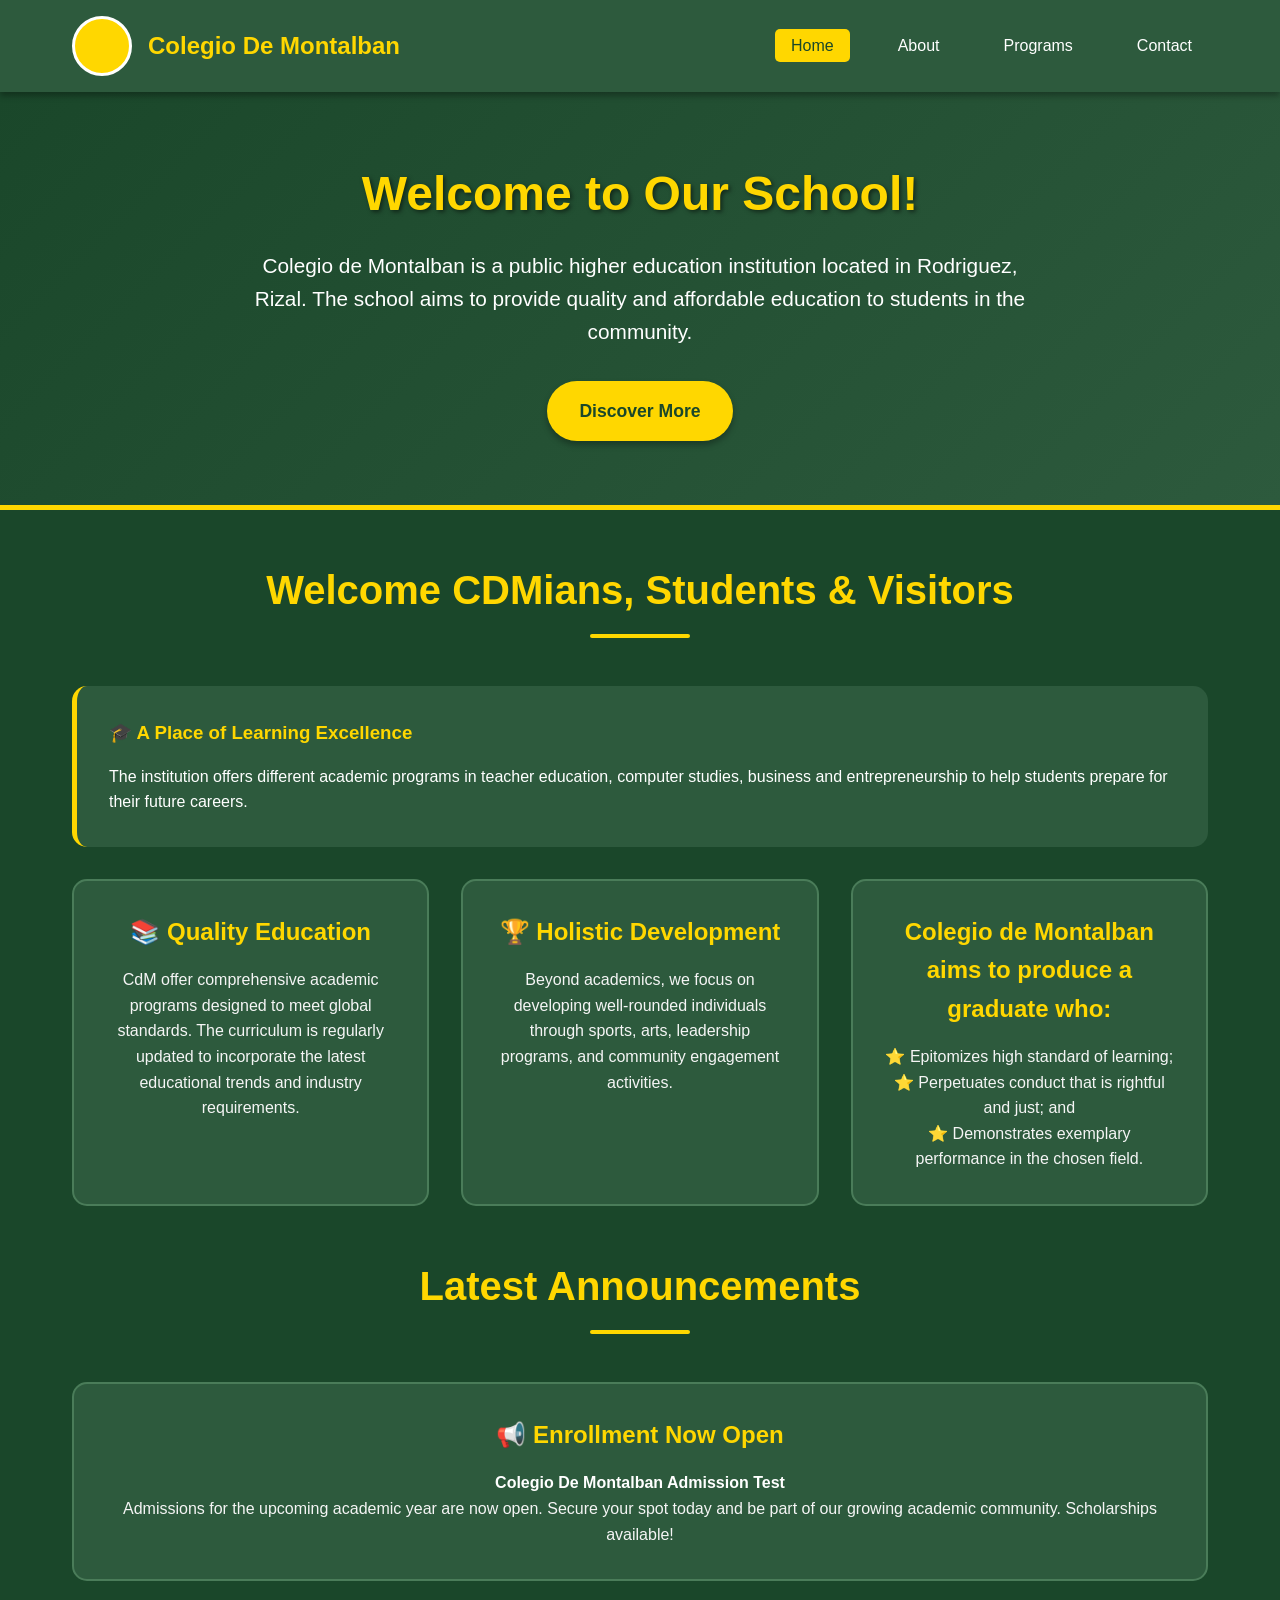
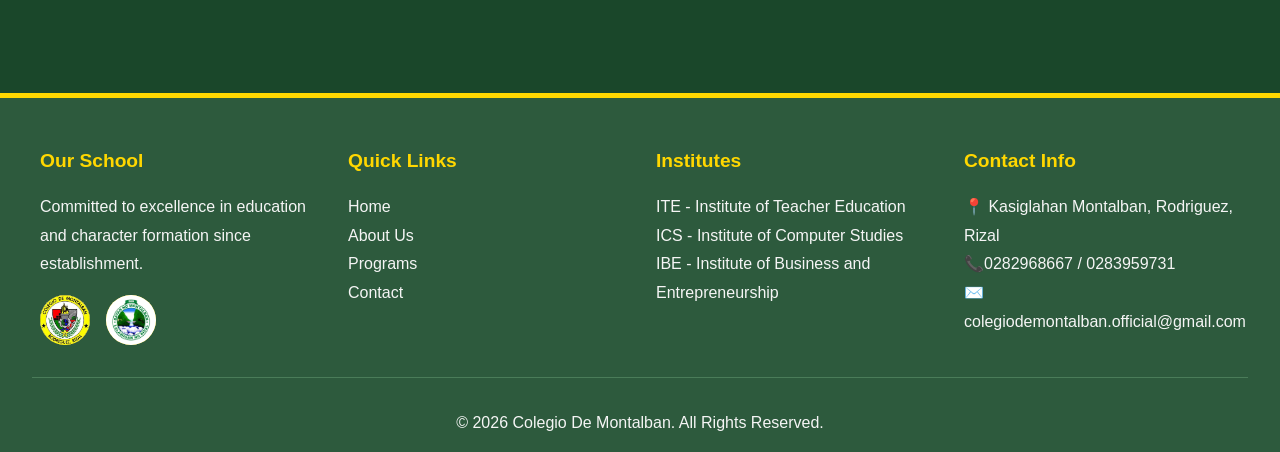
<file: index.html>
<!DOCTYPE html>
<html lang="en">
<head>
    <meta charset="UTF-8">
    <meta name="viewport" content="width=device-width, initial-scale=1.0">
    <title>Home - Colegio De Montalban</title>
    <link rel="stylesheet" href="style.css">
</head>
<body>
    <!-- Navigation -->
    <nav class="navbar">
        <div class="nav-container">
            <div class="logo-section">
                <div class="logo-placeholder"<img src="logos/cdm.jpeg"> </div>
                <span class="school-name">Colegio De Montalban</span>
            </div>
            <ul class="nav-links">
                <li><a href="home.html" class="active">Home</a></li>
                <li><a href="about.html">About</a></li>
                <li><a href="program.html">Programs</a></li>
                <li><a href="contact.html">Contact</a></li>
            </ul>
        </div>
    </nav>

    <!-- Hero Section -->
    <section class="hero">
        <h1>Welcome to Our School!</h1>
        <p>Colegio de Montalban is a public higher education institution located in Rodriguez, Rizal. The school aims to provide quality and affordable education to students in the community.</p>
        <a href="about.html" class="cta-button">Discover More</a>
    </section>

    <!-- Welcome Section -->
    <div class="container">
        <h2 class="section-title">Welcome CDMians, Students & Visitors</h2>
        
        <div class="feature-box">
            <h3>🎓 A Place of Learning Excellence</h3>
            <p>The institution offers different academic programs in teacher education, computer studies, business and entrepreneurship to help students prepare for their future careers.</p>
        </div>

        <div class="card-grid">
            <div class="card">
                <h3>📚 Quality Education</h3>
                <p>CdM offer comprehensive academic programs designed to meet global standards. The curriculum is regularly updated to incorporate the latest educational trends and industry requirements.</p>
            </div>
            <div class="card">
                <h3>🏆 Holistic Development</h3>
                <p>Beyond academics, we focus on developing well-rounded individuals through sports, arts, leadership programs, and community engagement activities.</p>
            </div>
            <div class="card">
                <h3>Colegio de Montalban aims to produce a graduate who:</h3>
                <p>⭐ Epitomizes high standard of learning;</p>
                <p>⭐ Perpetuates conduct that is rightful and just; and</p>
                <p>⭐ Demonstrates exemplary performance in the chosen field.</p>
            </div>
        </div>

        <!-- Latest News/Announcements -->
        <h2 class="section-title" style="margin-top: 3rem;">Latest Announcements</h2>
        <div class="card-grid">
            <div class="card">
                <h3>📢 Enrollment Now Open</h3>
                <h4>Colegio De Montalban Admission Test</h4>
                <p>Admissions for the upcoming academic year are now open. Secure your spot today and be part of our growing academic community. Scholarships available!</p>
            </div>
        </div>
    </div>

    <!-- Footer -->
    <footer class="footer">
        <div class="footer-content">
            <div class="footer-section">
                <h4>Our School</h4>
                <p>Committed to excellence in education and character formation since establishment.</p>
                <div class="footer-logos">
                    <div class="footer-logo"><img src="logos/cdm.jpeg"></div>
                    <div class="footer-logo"><img src="logos/rodrizal.jpeg"></div>
                </div>
            </div>
            <div class="footer-section">
                <h4>Quick Links</h4>
                <p><a href="index.html">Home</a></p>
                <p><a href="about.html">About Us</a></p>
                <p><a href="programs.html">Programs</a></p>
                <p><a href="contact.html">Contact</a></p>
            </div>
            <div class="footer-section">
                <h4>Institutes</h4>
                <p><a href="about.html#ite">ITE - Institute of Teacher Education</a></p>
                <p><a href="about.html#ics">ICS - Institute of Computer Studies</a></p>
                <p><a href="about.html#ibm">IBE - Institute of Business and Entrepreneurship</a></p>
            </div>
            <div class="footer-section">
                <h4>Contact Info</h4>
                <p>📍 Kasiglahan Montalban, Rodriguez, Rizal</p>
                <p>📞0282968667 / 0283959731</p>
                <p>✉️ colegiodemontalban.official@gmail.com</p>
            </div>
        </div>
        <div class="footer-bottom">
            <p>&copy; 2026 Colegio De Montalban. All Rights Reserved.</p>
        </div>
    </footer>
</body>
</html>
</file>
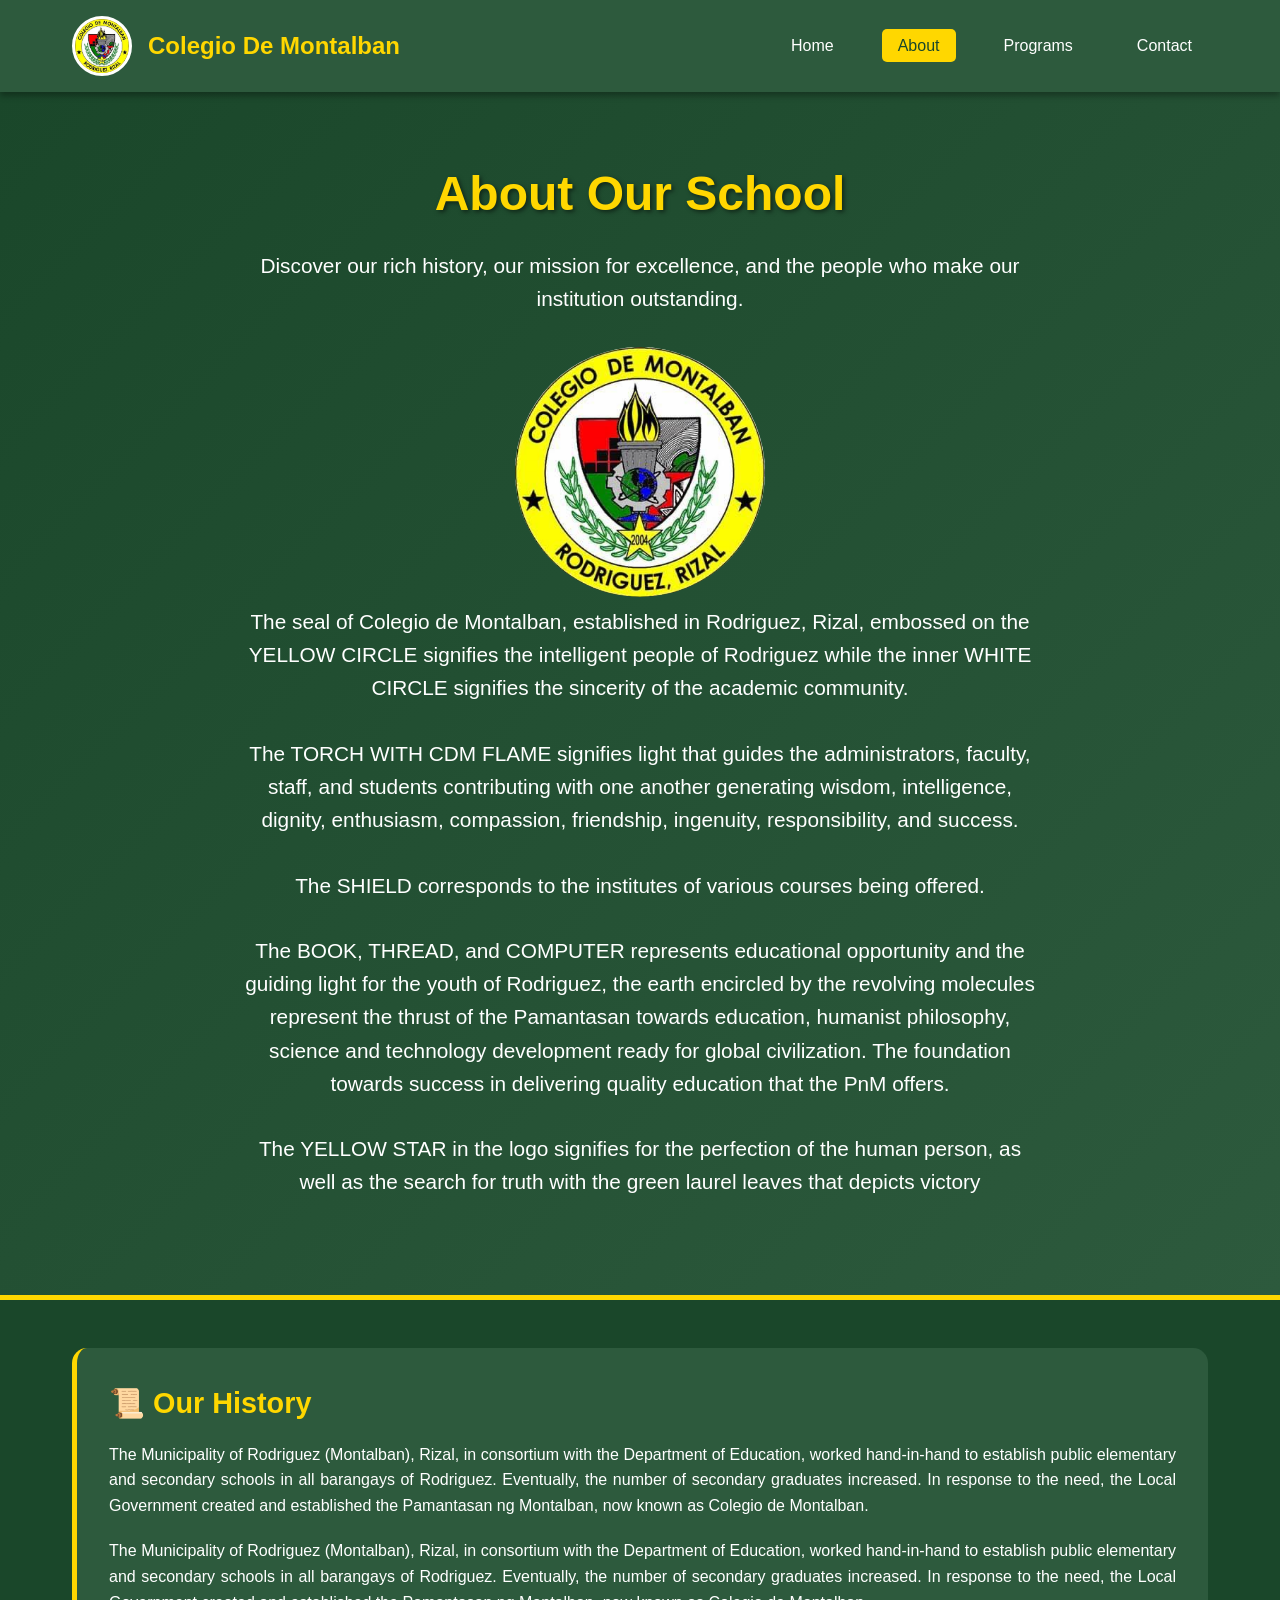
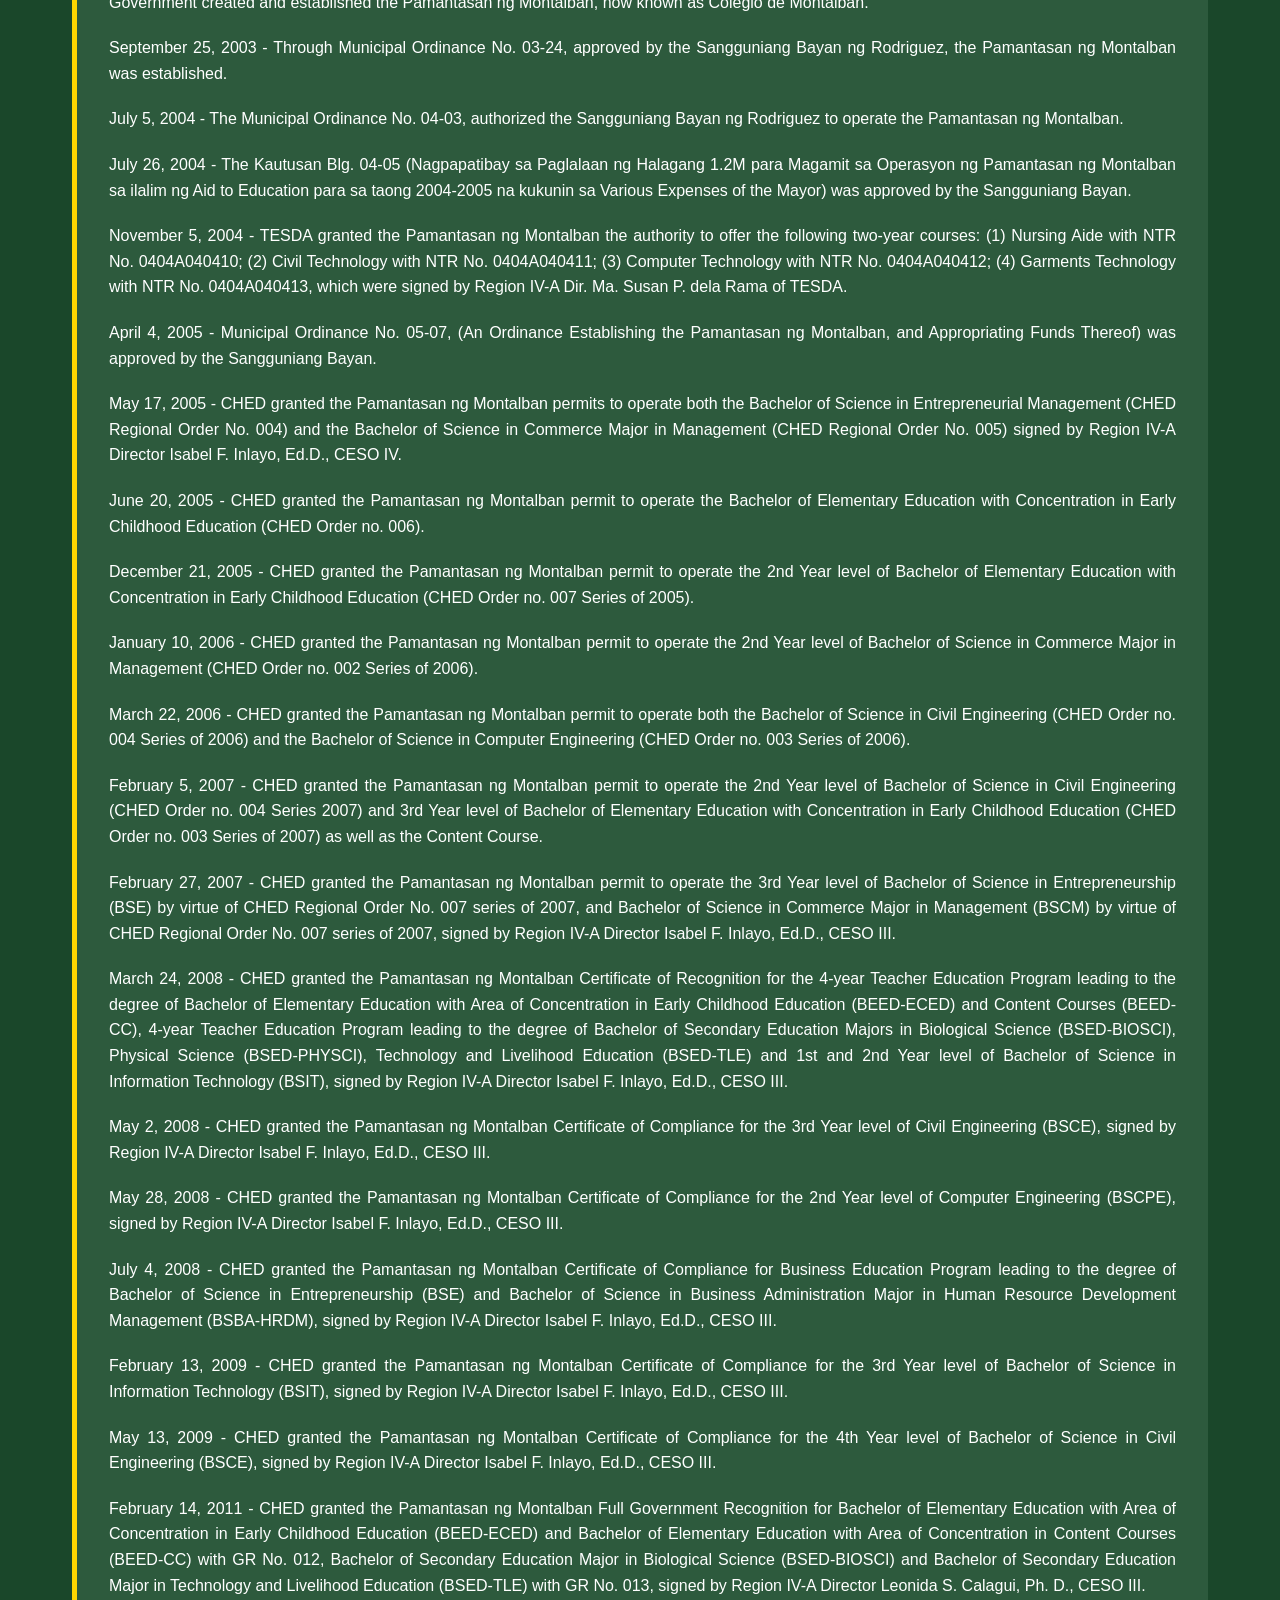
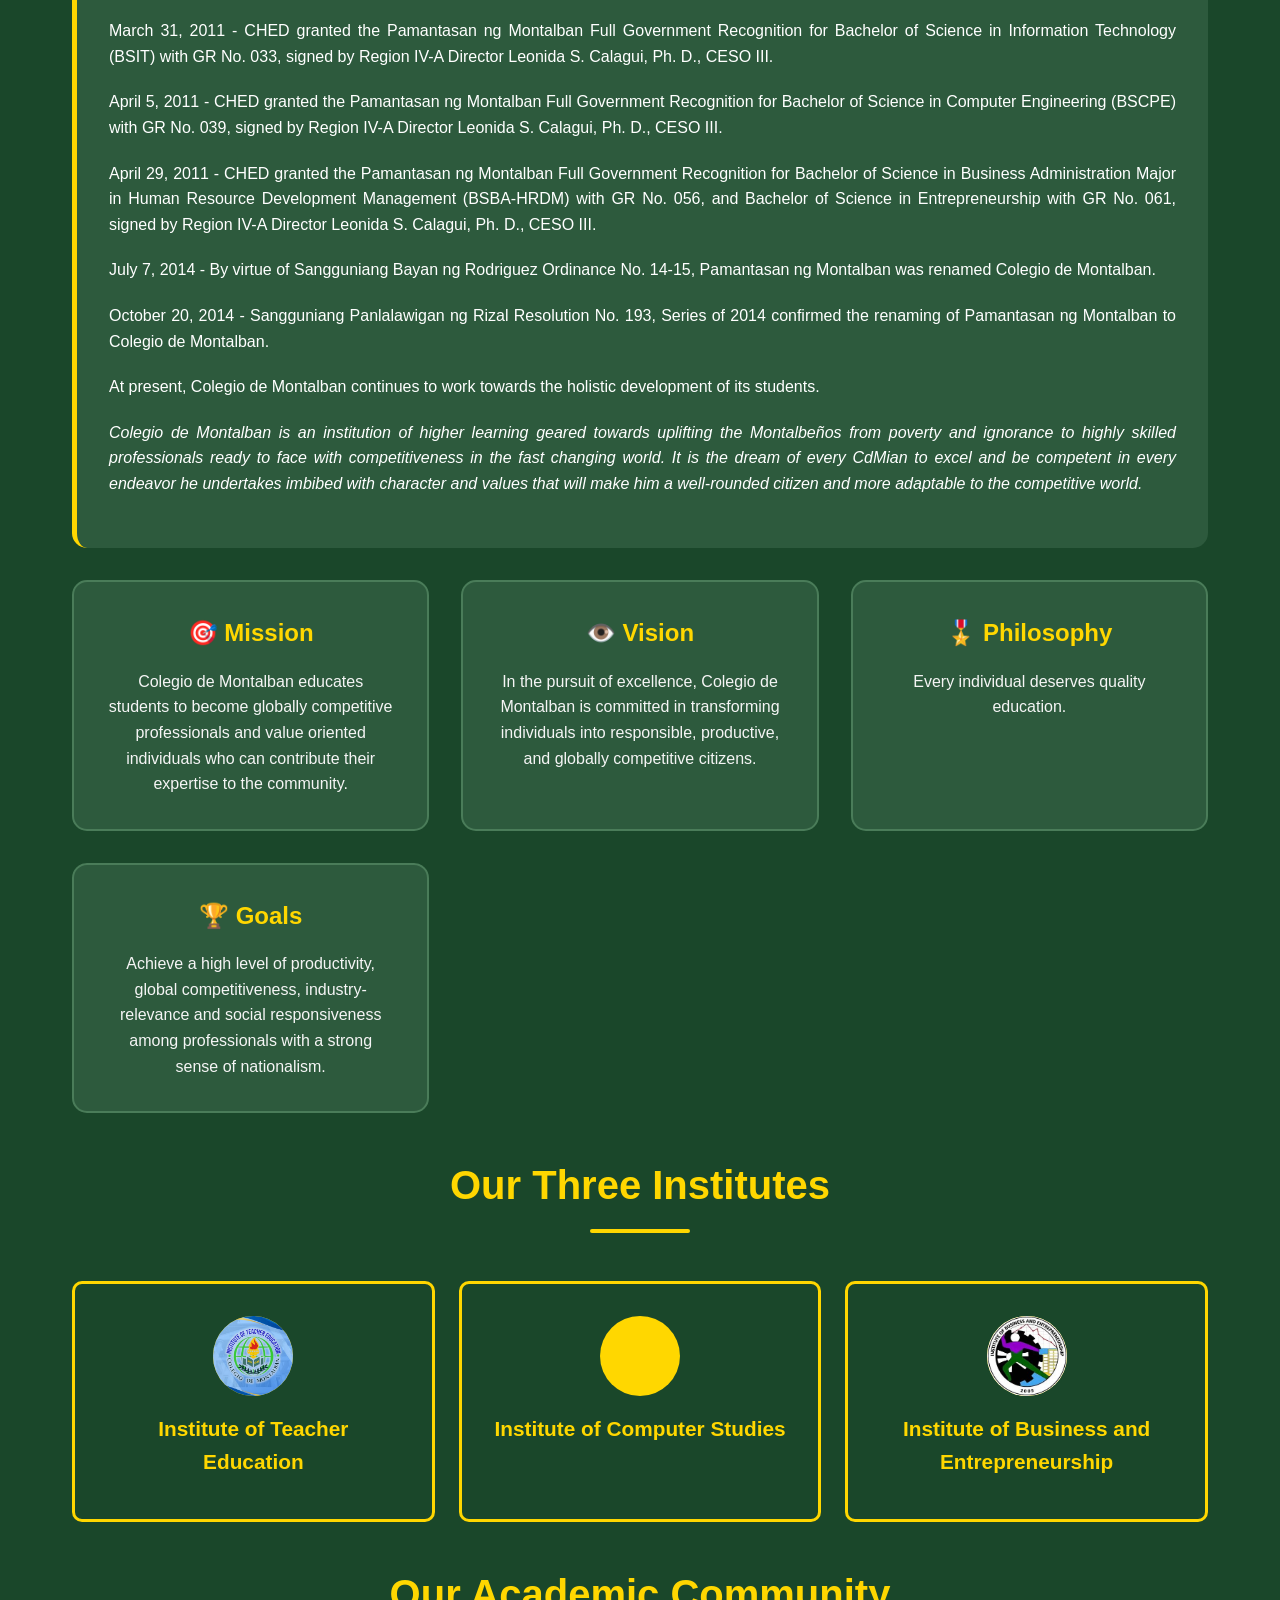
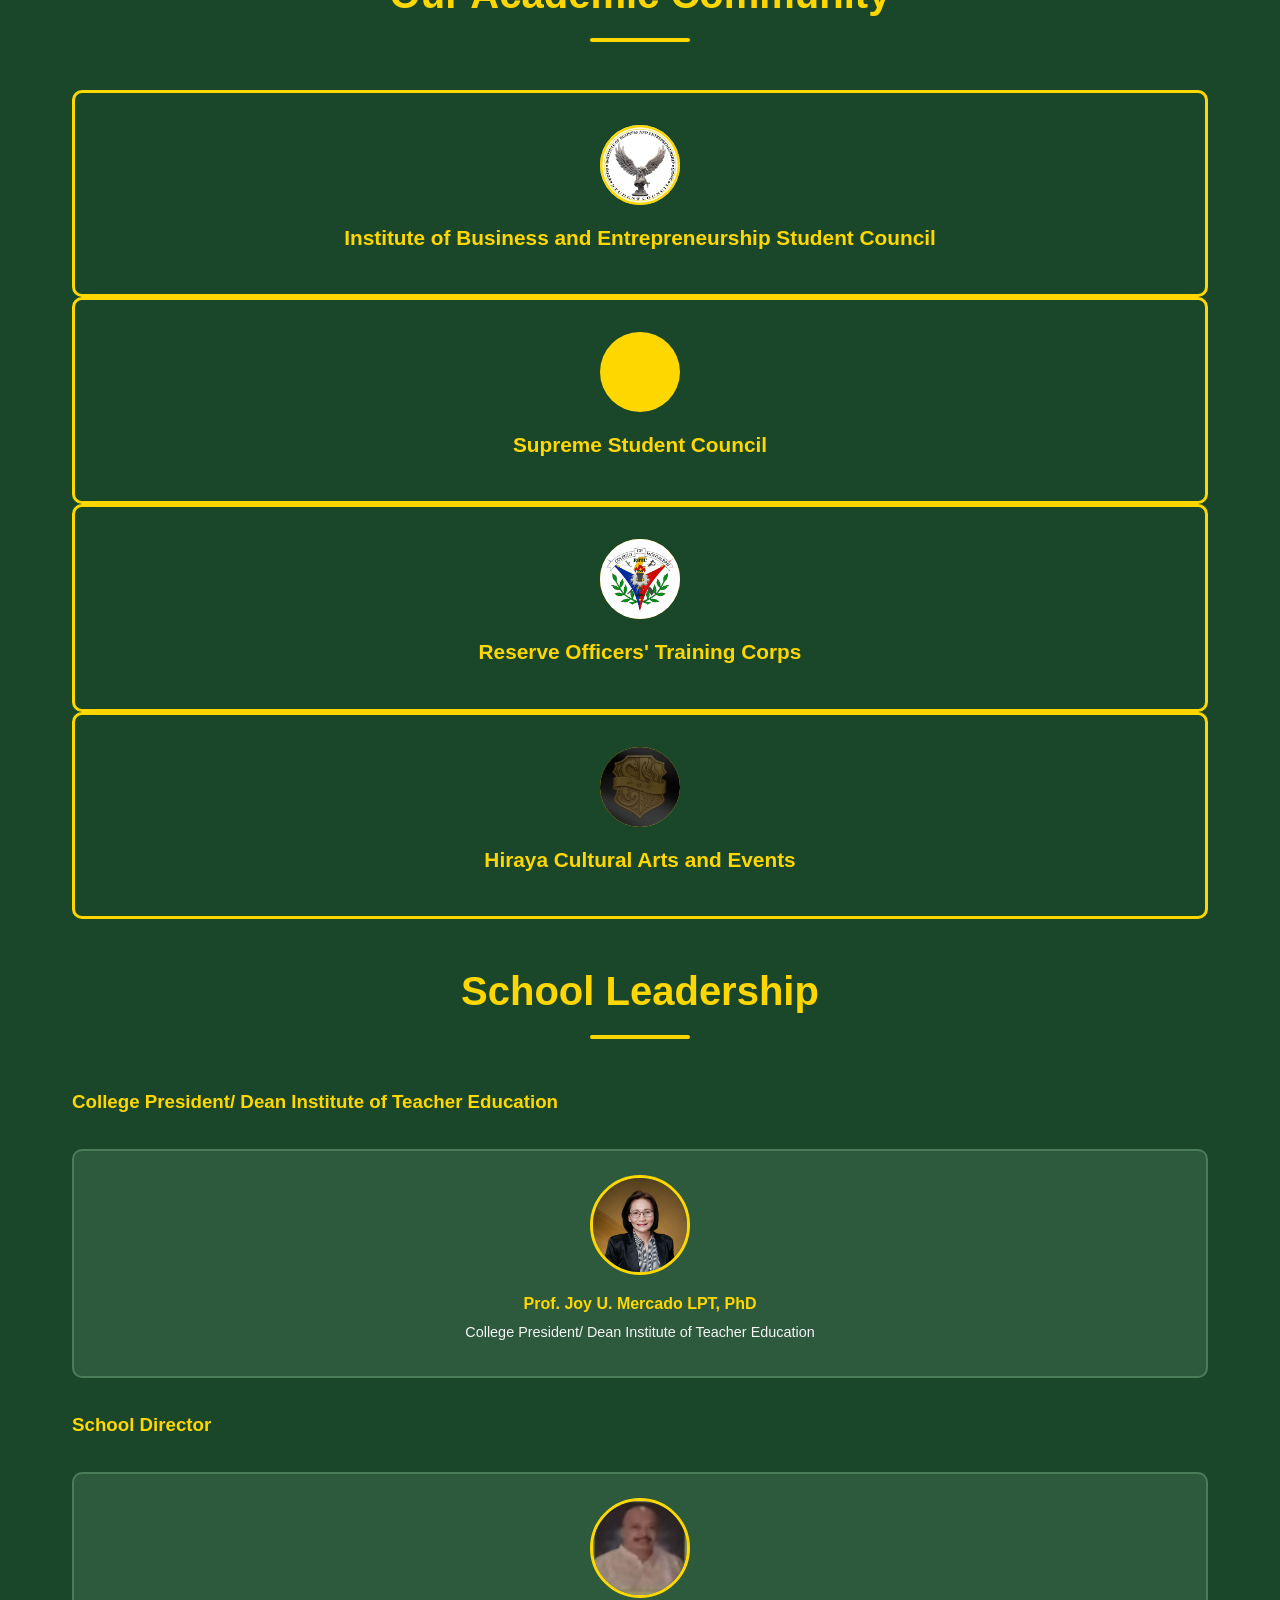
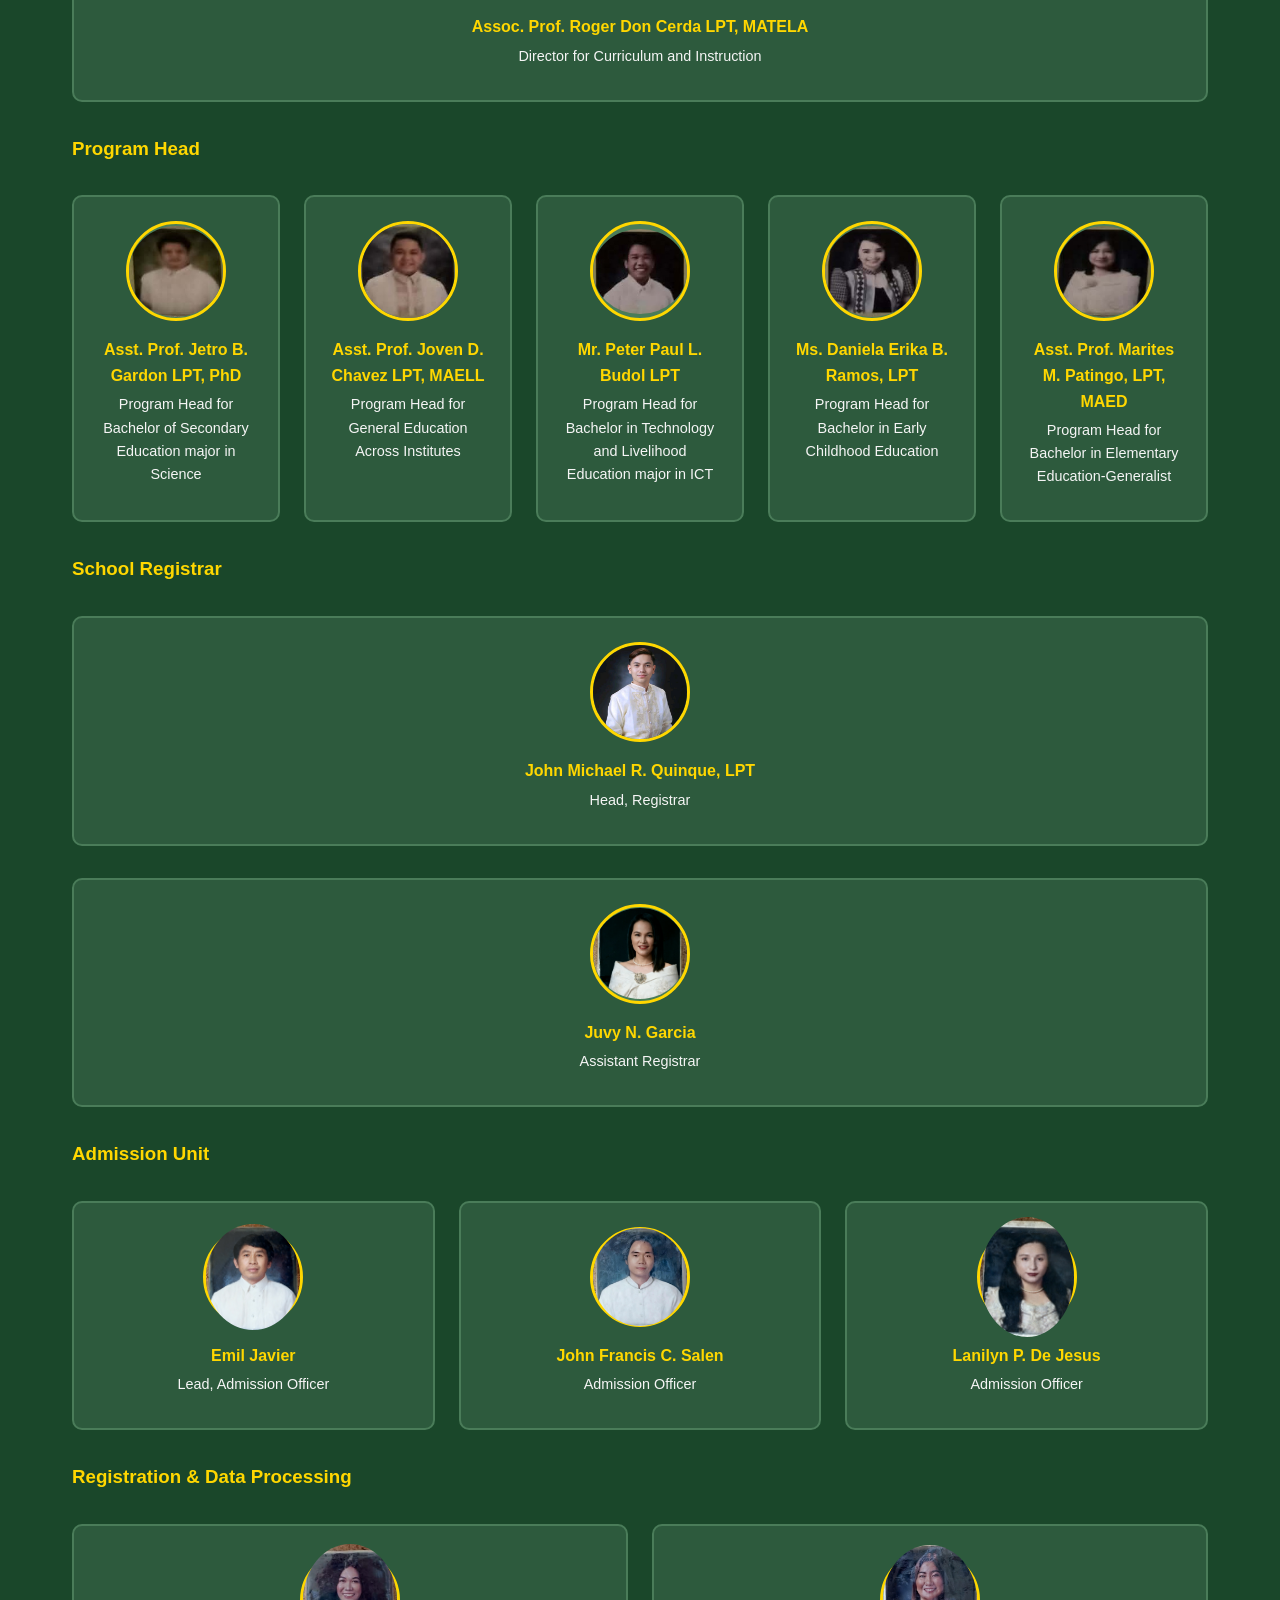
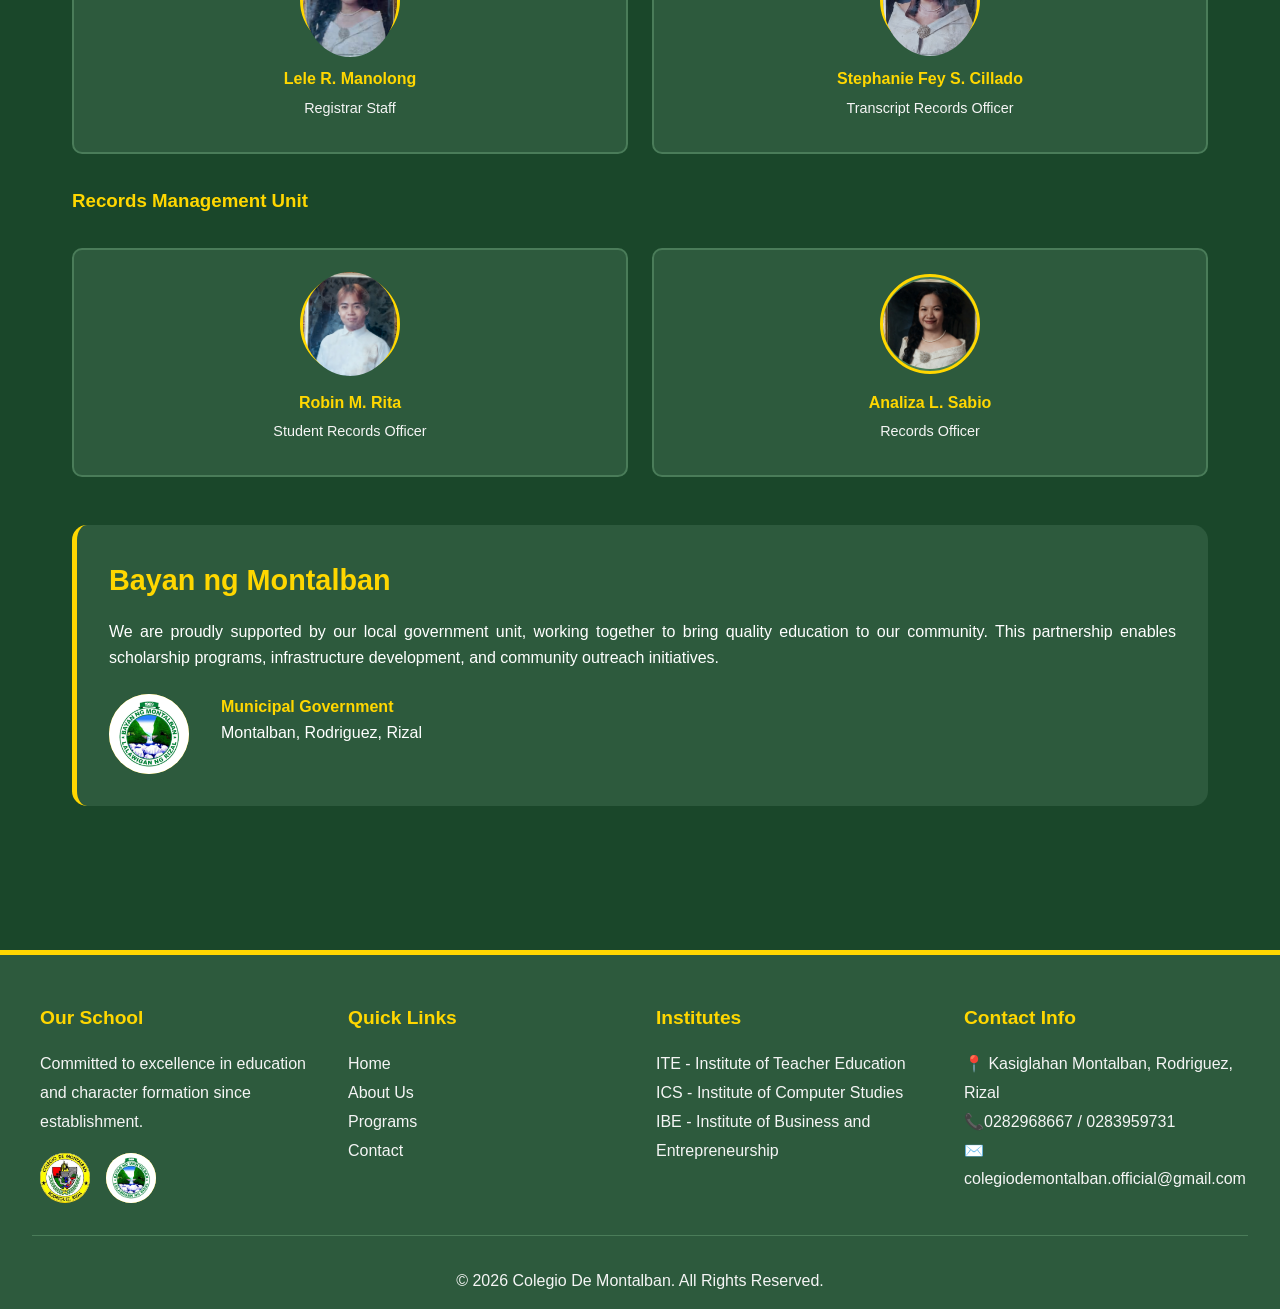
<file: about.html>
<!DOCTYPE html>
<html lang="en">
<head>
    <meta charset="UTF-8">
    <meta name="viewport" content="width=device-width, initial-scale=1.0">
    <title>About Us - Colegio De Montalban</title>
    <link rel="stylesheet" href="style.css">
</head>
<body>
    <!-- Navigation -->
    <nav class="navbar">
        <div class="nav-container">
            <div class="logo-section">
                <div class="logo-placeholder"><img src="logos/cdm.jpeg"></div>
                <span class="school-name">Colegio De Montalban</span>
            </div>
            <ul class="nav-links">
                <li><a href="home.html">Home</a></li>
                <li><a href="about.html" class="active">About</a></li>
                <li><a href="program.html">Programs</a></li>
                <li><a href="contact.html">Contact</a></li>
            </ul>
        </div>
    </nav>

    <!-- Hero Section -->
    <section class="hero">
        <h1>About Our School</h1>
        <p>Discover our rich history, our mission for excellence, and the people who make our institution outstanding.</p>
        <div><img src="logos/cdm.jpeg" style="width: 250px; height: 250px; border-radius: 50%; object-fit: cover;"> </div> 
        <p>The seal of Colegio de Montalban, established in Rodriguez, Rizal, embossed on the YELLOW CIRCLE signifies the intelligent people of Rodriguez while the inner WHITE CIRCLE signifies the sincerity of the academic community.</p>
        <p>The TORCH WITH CDM FLAME signifies light that guides the administrators, faculty, staff, and students contributing with one another generating wisdom, intelligence, dignity, enthusiasm, compassion, friendship, ingenuity, responsibility, and success.</p>
        <p>The SHIELD corresponds to the institutes of various courses being offered.</p>
        <p>The BOOK, THREAD, and COMPUTER represents educational opportunity and the guiding light for the youth of Rodriguez, the earth encircled by the revolving molecules represent the thrust of the Pamantasan towards education, humanist philosophy, science and technology development ready for global civilization. The foundation towards success in delivering quality education that the PnM offers.</p>
        <p>The YELLOW STAR in the logo signifies for the perfection of the human person, as well as the search for truth with the green laurel leaves that depicts victory</p>
    </section>

    <div class="container">
        <!-- School History -->
        <div class="about-section">
            <h3>📜 Our History</h3>
            <style>
            .about-section p {
            text-align: justify; margin-bottom: 20px;
            }
            </style>
            <p>The Municipality of Rodriguez (Montalban), Rizal, in consortium with the Department of Education, worked hand-in-hand to establish public elementary and secondary schools in all barangays of Rodriguez. Eventually, the number of secondary graduates increased. In response to the need, the Local Government created and established the Pamantasan ng Montalban, now known as Colegio de Montalban.</p>
            <p>The Municipality of Rodriguez (Montalban), Rizal, in consortium with the Department of Education, worked hand-in-hand to establish public elementary and secondary schools in all barangays of Rodriguez. Eventually, the number of secondary graduates increased. In response to the need, the Local Government created and established the Pamantasan ng Montalban, now known as Colegio de Montalban.
            <p>September 25, 2003 - Through Municipal Ordinance No. 03-24, approved by the Sangguniang Bayan ng Rodriguez, the Pamantasan ng Montalban was established.
            <p>July 5, 2004 - The Municipal Ordinance No. 04-03, authorized the Sangguniang Bayan ng Rodriguez to operate the Pamantasan ng Montalban.</p>
            <p>July 26, 2004 - The Kautusan Blg. 04-05 (Nagpapatibay sa Paglalaan ng Halagang 1.2M para Magamit sa Operasyon ng Pamantasan ng Montalban sa ilalim ng Aid to Education para sa taong 2004-2005 na kukunin sa Various Expenses of the Mayor) was approved by the Sangguniang Bayan.</p>
            <p>November 5, 2004 - TESDA granted the Pamantasan ng Montalban the authority to offer the following two-year courses: (1) Nursing Aide with NTR No. 0404A040410; (2) Civil Technology with NTR No. 0404A040411; (3) Computer Technology with NTR No. 0404A040412; (4) Garments Technology with NTR No. 0404A040413, which were signed by Region IV-A Dir. Ma. Susan P. dela Rama of TESDA.</p>
            <p>April 4, 2005 - Municipal Ordinance No. 05-07, (An Ordinance Establishing the Pamantasan ng Montalban, and Appropriating Funds Thereof) was approved by the Sangguniang Bayan.</p>
            <p>May 17, 2005 - CHED granted the Pamantasan ng Montalban permits to operate both the Bachelor of Science in Entrepreneurial Management (CHED Regional Order No. 004) and the Bachelor of Science in Commerce Major in Management (CHED Regional Order No. 005) signed by Region IV-A Director Isabel F. Inlayo, Ed.D., CESO IV.</p>
            <p>June 20, 2005 - CHED granted the Pamantasan ng Montalban permit to operate the Bachelor of Elementary Education with Concentration in Early Childhood Education (CHED Order no. 006).</p>
            <p>December 21, 2005 - CHED granted the Pamantasan ng Montalban permit to operate the 2nd Year level of Bachelor of Elementary Education with Concentration in Early Childhood Education (CHED Order no. 007 Series of 2005).</p>
            <p>January 10, 2006 - CHED granted the Pamantasan ng Montalban permit to operate the 2nd Year level of Bachelor of Science in Commerce Major in Management (CHED Order no. 002 Series of 2006).</p>
            <p>March 22, 2006 - CHED granted the Pamantasan ng Montalban permit to operate both the Bachelor of Science in Civil Engineering (CHED Order no. 004 Series of 2006) and the Bachelor of Science in Computer Engineering (CHED Order no. 003 Series of 2006).</p>
            <p>February 5, 2007 - CHED granted the Pamantasan ng Montalban permit to operate the 2nd Year level of Bachelor of Science in Civil Engineering (CHED Order no. 004 Series 2007) and 3rd Year level of Bachelor of Elementary Education with Concentration in Early Childhood Education (CHED Order no. 003 Series of 2007) as well as the Content Course.</p>
            <p>February 27, 2007 - CHED granted the Pamantasan ng Montalban permit to operate the 3rd Year level of Bachelor of Science in Entrepreneurship (BSE) by virtue of CHED Regional Order No. 007 series of 2007, and Bachelor of Science in Commerce Major in Management (BSCM) by virtue of CHED Regional Order No. 007 series of 2007, signed by Region IV-A Director Isabel F. Inlayo, Ed.D., CESO III.</p>
            <p>March 24, 2008 - CHED granted the Pamantasan ng Montalban Certificate of Recognition for the 4-year Teacher Education Program leading to the degree of Bachelor of Elementary Education with Area of Concentration in Early Childhood Education (BEED-ECED) and Content Courses (BEED-CC), 4-year Teacher Education Program leading to the degree of Bachelor of Secondary Education Majors in Biological Science (BSED-BIOSCI), Physical Science (BSED-PHYSCI), Technology and Livelihood Education (BSED-TLE) and 1st and 2nd Year level of Bachelor of Science in Information Technology (BSIT), signed by Region IV-A Director Isabel F. Inlayo, Ed.D., CESO III.</p>
            <p>May 2, 2008 - CHED granted the Pamantasan ng Montalban Certificate of Compliance for the 3rd Year level of Civil Engineering (BSCE), signed by Region IV-A Director Isabel F. Inlayo, Ed.D., CESO III.</p>
            <p>May 28, 2008 - CHED granted the Pamantasan ng Montalban Certificate of Compliance for the 2nd Year level of Computer Engineering (BSCPE), signed by Region IV-A Director Isabel F. Inlayo, Ed.D., CESO III.</p>
            <p>July 4, 2008 - CHED granted the Pamantasan ng Montalban Certificate of Compliance for Business Education Program leading to the degree of Bachelor of Science in Entrepreneurship (BSE) and Bachelor of Science in Business Administration Major in Human Resource Development Management (BSBA-HRDM), signed by Region IV-A Director Isabel F. Inlayo, Ed.D., CESO III.</p>
            <p>February 13, 2009 - CHED granted the Pamantasan ng Montalban Certificate of Compliance for the 3rd Year level of Bachelor of Science in Information Technology (BSIT), signed by Region IV-A Director Isabel F. Inlayo, Ed.D., CESO III.</p>
            <p>May 13, 2009 - CHED granted the Pamantasan ng Montalban Certificate of Compliance for the 4th Year level of Bachelor of Science in Civil Engineering (BSCE), signed by Region IV-A Director Isabel F. Inlayo, Ed.D., CESO III.</p>
            <p>February 14, 2011 - CHED granted the Pamantasan ng Montalban Full Government Recognition for Bachelor of Elementary Education with Area of Concentration in Early Childhood Education (BEED-ECED) and Bachelor of Elementary Education with Area of Concentration in Content Courses (BEED-CC) with GR No. 012, Bachelor of Secondary Education Major in Biological Science (BSED-BIOSCI) and Bachelor of Secondary Education Major in Technology and Livelihood Education (BSED-TLE) with GR No. 013, signed by Region IV-A Director Leonida S. Calagui, Ph. D., CESO III.</p>
            <p>March 31, 2011 - CHED granted the Pamantasan ng Montalban Full Government Recognition for Bachelor of Science in Information Technology (BSIT) with GR No. 033, signed by Region IV-A Director Leonida S. Calagui, Ph. D., CESO III.</p>
            <p>April 5, 2011 - CHED granted the Pamantasan ng Montalban Full Government Recognition for Bachelor of Science in Computer Engineering (BSCPE) with GR No. 039, signed by Region IV-A Director Leonida S. Calagui, Ph. D., CESO III.</p>
            <p>April 29, 2011 - CHED granted the Pamantasan ng Montalban Full Government Recognition for Bachelor of Science in Business Administration Major in Human Resource Development Management (BSBA-HRDM) with GR No. 056, and Bachelor of Science in Entrepreneurship with GR No. 061, signed by Region IV-A Director Leonida S. Calagui, Ph. D., CESO III.</p>
            <p>July 7, 2014 - By virtue of Sangguniang Bayan ng Rodriguez Ordinance No. 14-15, Pamantasan ng Montalban was renamed Colegio de Montalban.</p>
            <p>October 20, 2014 - Sangguniang Panlalawigan ng Rizal Resolution No. 193, Series of 2014 confirmed the renaming of Pamantasan ng Montalban to Colegio de Montalban.</p>
            <p>At present, Colegio de Montalban continues to work towards the holistic development of its students.</p>
            <p><i>Colegio de Montalban is an institution of higher learning geared towards uplifting the Montalbeños from poverty and ignorance to highly skilled professionals ready to face with competitiveness in the fast changing world. It is the dream of every CdMian to excel and be competent in every endeavor he undertakes imbibed with character and values that will make him a well-rounded citizen and more adaptable to the competitive world.</i></p>
        </div>

        <!-- Mission, Vision, Goals -->
        <div class="card-grid">
            <div class="card">
                <h3>🎯 Mission</h3>
                <p>Colegio de Montalban educates students to become globally competitive professionals and value oriented individuals who can contribute their expertise to the community.</p>
            </div>
            <div class="card">
                <h3>👁️ Vision</h3>
                <p>In the pursuit of excellence, Colegio de Montalban is committed in transforming individuals into responsible, productive, and globally competitive citizens.</p>
            </div>
            <div class="card">
                <h3>🎖️ Philosophy</h3>
                <p>Every individual deserves quality education.</p>
            </div>
            <div class="card">
                <h3>🏆 Goals</h3>
                <p>Achieve a high level of productivity, global competitiveness, industry- relevance and social responsiveness among professionals with a strong sense of nationalism.</p>
            </div>
        </div> 
        
        <!-- Institutes Section -->
        <h2 class="section-title" id="institutes">Our Three Institutes</h2>
        <style>
        .section-title {
            margin-top:40px;
            }
        </style>
        <div class="institute-grid">
            <div class="institute-card" id="ite">
                <div class="institute-logo"><img src="logos/ite.jpeg"></div>
                <h4>Institute of Teacher Education</h4>
            </div>
            <div class="institute-card" id="ics">
                <div class="institute-logo"<img src="logos/ics.jpeg"></div>
                <h4>Institute of Computer Studies</h4>
            </div>
            <div class="institute-card" id="ibm">
                <div class="institute-logo"><img src="logos/ibe.jpeg"></div>
                <h4>Institute of Business and Entrepreneurship</h4>
            </div>
        </div>

        <!-- Student & Teacher Stats -->
        <h2 class="section-title">Our Academic Community</h2>
        <div class="school-community">
            <div class="institute-card" id="ics">
                <div class="institute-logo"><img src="logos/ibesc.jpeg"></div>
                <h4>Institute of Business and Entrepreneurship Student Council</h4>
            </div>
            <div class="institute-card" id="ics">
                <div class="institute-logo"<img src="logos/ssg.jpeg"></div>
                <h4>Supreme Student Council</h4>
            </div>
            <div class="institute-card" id="ibm">
                <div class="institute-logo"><img src="logos/rotc.png"></div>
                <h4>Reserve Officers' Training Corps</h4>
            </div>
            <div class="institute-card" id="ibm">
                <div class="institute-logo"><img src="logos/hiraya.png"></div>
                <h4>Hiraya Cultural Arts and Events</h4>
            </div>
        </div>

        <!-- School Leadership -->
        <h2 class="section-title">School Leadership</h2>
        
        <h3 style="color: var(--yellow); margin: 2rem 0 1rem;">College President/ Dean Institute of Teacher Education</h3>
        <div class="personnel-grid">
            <div class="personnel-card">
                <div class="personnel-photo"><img src="logos/joy.jpeg"></div>
                <h4>Prof. Joy U. Mercado LPT, PhD</h4>
                <p>College President/ Dean Institute of Teacher Education</p>
                <p style="font-size: 0.8rem; margin-top: 0.5rem;"></p>
            </div>
        </div>

        <h3 style="color: var(--yellow); margin: 2rem 0 1rem;">School Director</h3>
        <div class="personnel-grid">
            <div class="personnel-card">
                <div class="personnel-photo"><img src="logos/kowkow.jpeg"></div>
                <h4>Assoc. Prof. Roger Don Cerda LPT, MATELA</h4>
                <p>Director for Curriculum and Instruction</p>
                <p style="font-size: 0.8rem; margin-top: 0.5rem;"></p>
            </div>
        </div>

        <h3 style="color: var(--yellow); margin: 2rem 0 1rem;">Program Head</h3>
        <div class="personnel-grid">
            <div class="personnel-card">
                <div class="personnel-photo"><img src="logos/jetro.jpeg"></div>
                <h4>Asst. Prof. Jetro B. Gardon LPT, PhD</h4>
                <p>Program Head for Bachelor of Secondary Education major in Science</p>
                <p style="font-size: 0.8rem; margin-top: 0.5rem;"></p>
            </div>
            <div class="personnel-card">
                <div class="personnel-photo"><img src="logos/joven.jpeg"></div>
                <h4>Asst. Prof. Joven D. Chavez LPT, MAELL</h4>
                <p>Program Head for General Education Across Institutes</p>
                <p style="font-size: 0.8rem; margin-top: 0.5rem;"></p>
            </div>
            <div class="personnel-card">
                <div class="personnel-photo"><img src="logos/peter.jpeg"></div>
                <h4>Mr. Peter Paul L. Budol LPT</h4>
                <p>Program Head for Bachelor in Technology and Livelihood Education major in ICT</p>
                <p style="font-size: 0.8rem; margin-top: 0.5rem;"></p>
            </div>
            <div class="personnel-card">
                <div class="personnel-photo"><img src="logos/daniela.jpeg"></div>
                <h4>Ms. Daniela Erika B. Ramos, LPT</h4>
                <p>Program Head for Bachelor in Early Childhood Education</p>
                <p style="font-size: 0.8rem; margin-top: 0.5rem;"></p>
            </div>
            <div class="personnel-card">
                <div class="personnel-photo"><img src="logos/marites.jpeg"></div>
                <h4>Asst. Prof. Marites M. Patingo, LPT, MAED</h4>
                <p>Program Head for Bachelor in Elementary Education-Generalist</p>
                <p style="font-size: 0.8rem; margin-top: 0.5rem;"></p>
            </div>
        </div>

        <h3 style="color: var(--yellow); margin: 2rem 0 1rem;">School Registrar</h3>
        <div class="personnel-grid">
            <div class="personnel-card">
                <div class="personnel-photo"><img src="logos/micheal.jpeg"></div>
                <h4>John Michael R. Quinque, LPT</h4>
                <p>Head, Registrar</p>
                <p style="font-size: 0.8rem; margin-top: 0.5rem;"></p>
            </div>
        </div>
        <div class="personnel-grid">
            <div class="personnel-card">
                <div class="personnel-photo"><img src="logos/juvy.jpeg"></div>
                <h4>Juvy N. Garcia</h4>
                <p>Assistant Registrar</p>
                <p style="font-size: 0.8rem; margin-top: 0.5rem;"></p>
            </div>
        </div>
        
        <h3 style="color: var(--yellow); margin: 2rem 0 1rem;">Admission Unit</h3>
        <div class="personnel-grid">
            <div class="personnel-card">
                <div class="personnel-photo"><img src="logos/emil.jpeg"></div>
                <h4>Emil Javier</h4>
                <p>Lead, Admission Officer</p>
                <p style="font-size: 0.8rem; margin-top: 0.5rem;"></p>
            </div>
            <div class="personnel-card">
                <div class="personnel-photo"><img src="logos/john.jpeg"></div>
                <h4>John Francis C. Salen</h4>
                <p>Admission Officer</p>
                <p style="font-size: 0.8rem; margin-top: 0.5rem;"></p>
            </div>
            <div class="personnel-card">
                <div class="personnel-photo"><img src="logos/lanilyn.jpeg"></div>
                <h4>Lanilyn P. De Jesus</h4>
                <p>Admission Officer</p>
                <p style="font-size: 0.8rem; margin-top: 0.5rem;"></p>
            </div>
        </div>
        
        <h3 style="color: var(--yellow); margin: 2rem 0 1rem;">Registration & Data Processing</h3>
        <div class="personnel-grid">
            <div class="personnel-card">
                <div class="personnel-photo"><img src="logos/lele.jpeg"></div>
                <h4>Lele R. Manolong</h4>
                <p>Registrar Staff</p>
                <p style="font-size: 0.8rem; margin-top: 0.5rem;"></p>
            </div>
            <div class="personnel-card">
                <div class="personnel-photo"><img src="logos/stephanie.jpeg"></div>
                <h4>Stephanie Fey S. Cillado </h4>
                <p>Transcript Records Officer</p>
                <p style="font-size: 0.8rem; margin-top: 0.5rem;"></p>
            </div>
        </div>
    
        <h3 style="color: var(--yellow); margin: 2rem 0 1rem;">Records Management Unit</h3>
        <div class="personnel-grid">
            <div class="personnel-card">
                <div class="personnel-photo"><img src="logos/robin.jpeg"></div>
                <h4>Robin M. Rita</h4>
                <p>Student Records Officer</p>
                <p style="font-size: 0.8rem; margin-top: 0.5rem;"></p>
            </div>
            <div class="personnel-card">
                <div class="personnel-photo"><img src="logos/analiza.jpeg"></div>
                <h4>Analiza L. Sabio</h4>
                <p>Records Officer</p>
                <p style="font-size: 0.8rem; margin-top: 0.5rem;"></p>
            </div>
        </div>

        <!-- Municipal Partnership -->
        <div class="about-section" style="margin-top: 3rem;">
            <h3>Bayan ng Montalban</h3>
            <p>We are proudly supported by our local government unit, working together to bring quality education to our community. This partnership enables scholarship programs, infrastructure development, and community outreach initiatives.</p>
            <div style="display: flex; gap: 2rem; margin-top: 1.5rem; flex-wrap: wrap;">
                <div class="footer-logo" style="width: 80px; height: 80px; font-size: 0.8rem;"><img src="logos/rodrizal.jpeg"></div>
                <div>
                    <h4 style="color: var(--yellow);">Municipal Government</h4>
                    <p>Montalban, Rodriguez, Rizal</p>
                </div>
            </div>
        </div>
    </div>

    <!-- Footer -->
    <footer class="footer">
        <div class="footer-content">
            <div class="footer-section">
                <h4>Our School</h4>
                <p>Committed to excellence in education and character formation since establishment.</p>
                <div class="footer-logos">
                    <div class="footer-logo"><img src="logos/cdm.jpeg"></div>
                    <div class="footer-logo"><img src="logos/rodrizal.jpeg"></div>
                </div>
            </div>
            <div class="footer-section">
                <h4>Quick Links</h4>
                <p><a href="index.html">Home</a></p>
                <p><a href="about.html">About Us</a></p>
                <p><a href="programs.html">Programs</a></p>
                <p><a href="contact.html">Contact</a></p>
            </div>
            <div class="footer-section">
                <h4>Institutes</h4>
                <p><a href="about.html#ite">ITE - Institute of Teacher Education</a></p>
                <p><a href="about.html#ics">ICS - Institute of Computer Studies</a></p>
                <p><a href="about.html#ibm">IBE - Institute of Business and Entrepreneurship</a></p>
            </div>
            <div class="footer-section">
                <h4>Contact Info</h4>
                <p>📍 Kasiglahan Montalban, Rodriguez, Rizal</p>
                <p>📞0282968667 / 0283959731</p>
                <p>✉️ colegiodemontalban.official@gmail.com</p>
            </div>
        </div>
        <div class="footer-bottom">
            <p>&copy; 2026 Colegio De Montalban. All Rights Reserved.</p>
        </div>
    </footer>
</body>
</html>
</file>
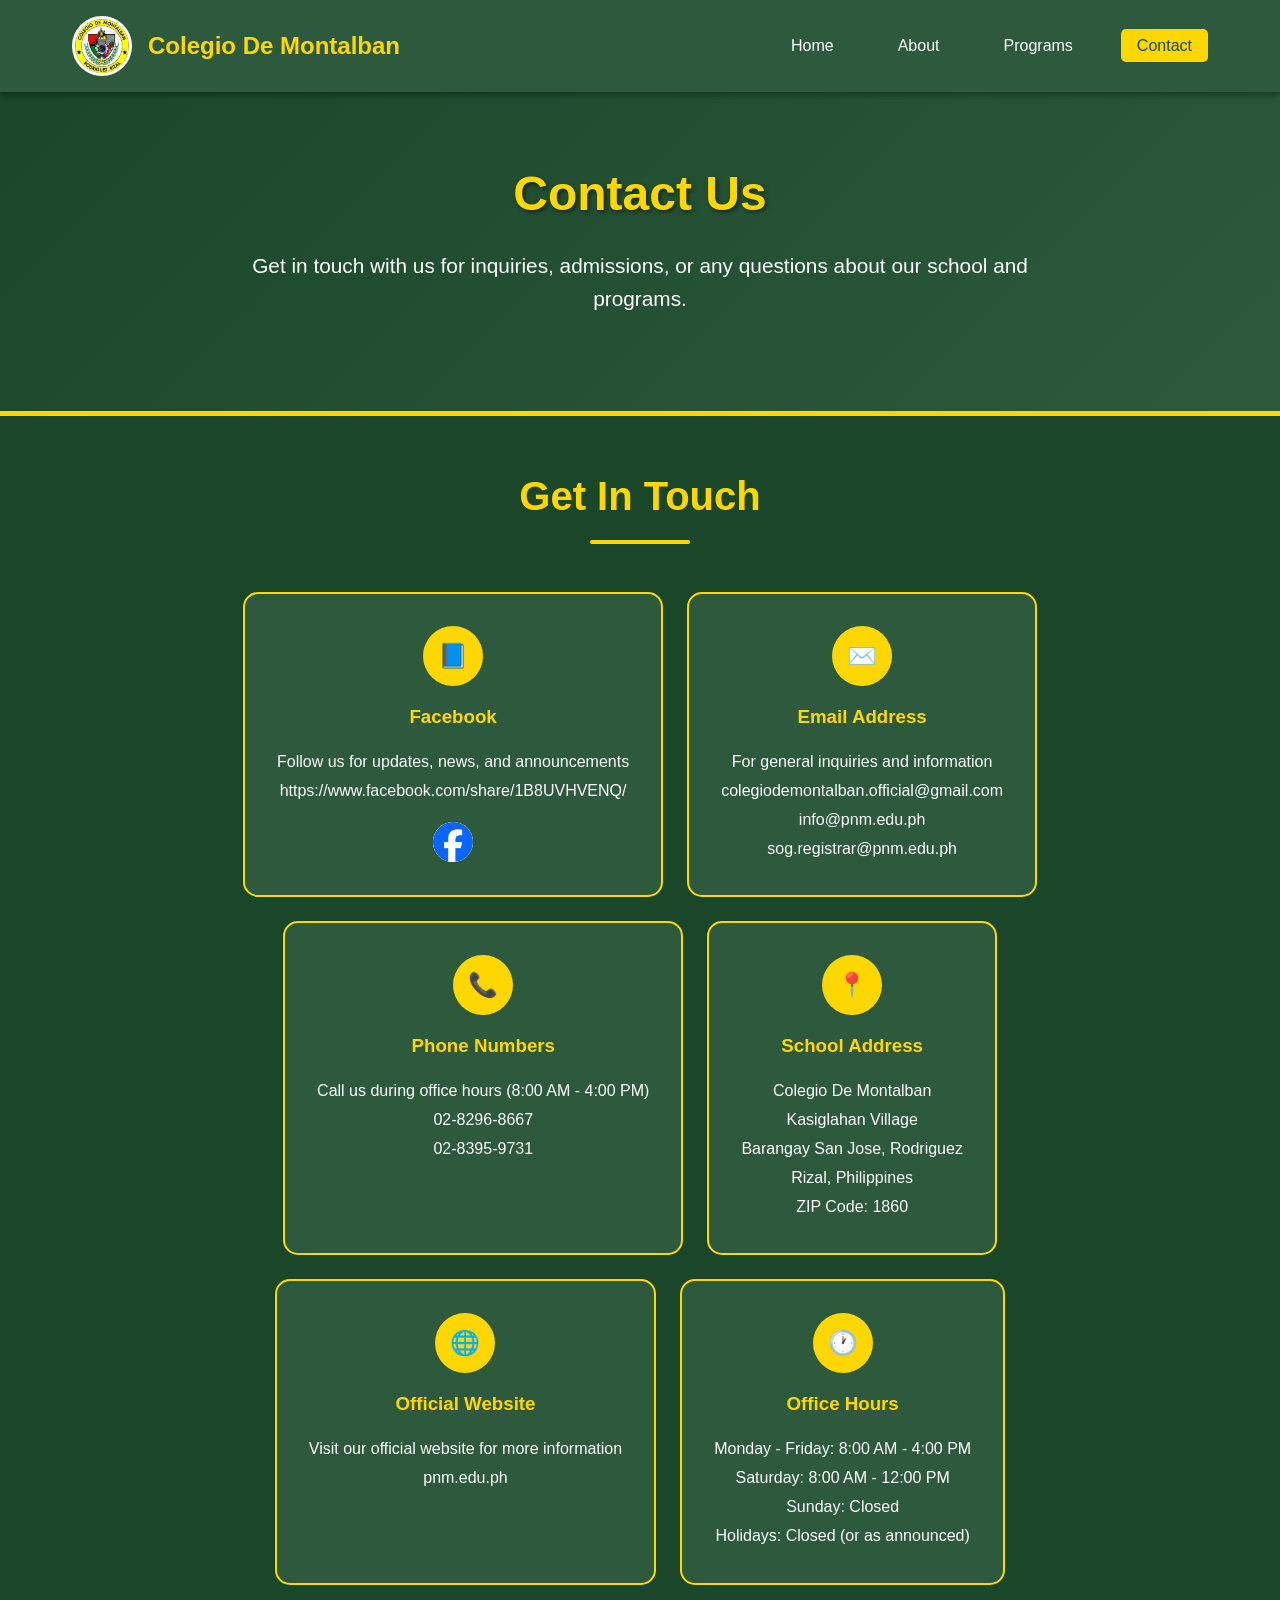
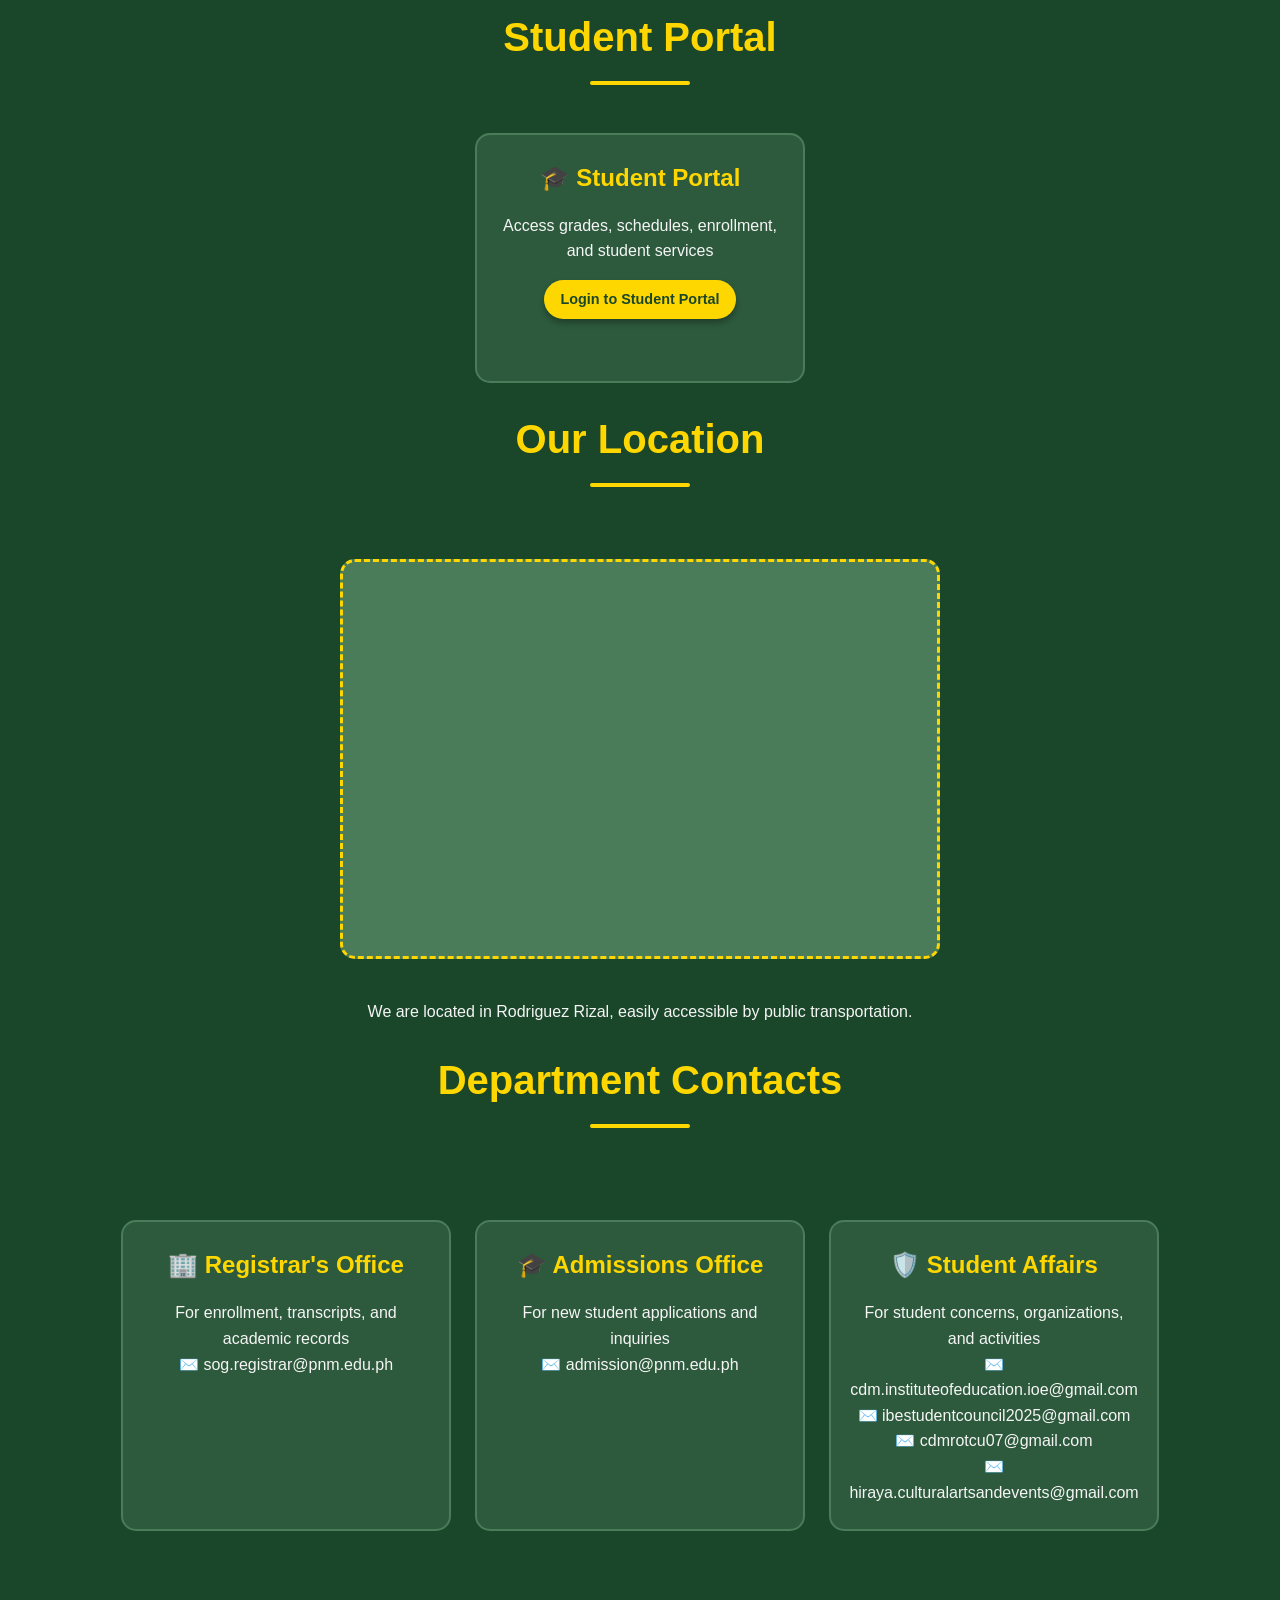
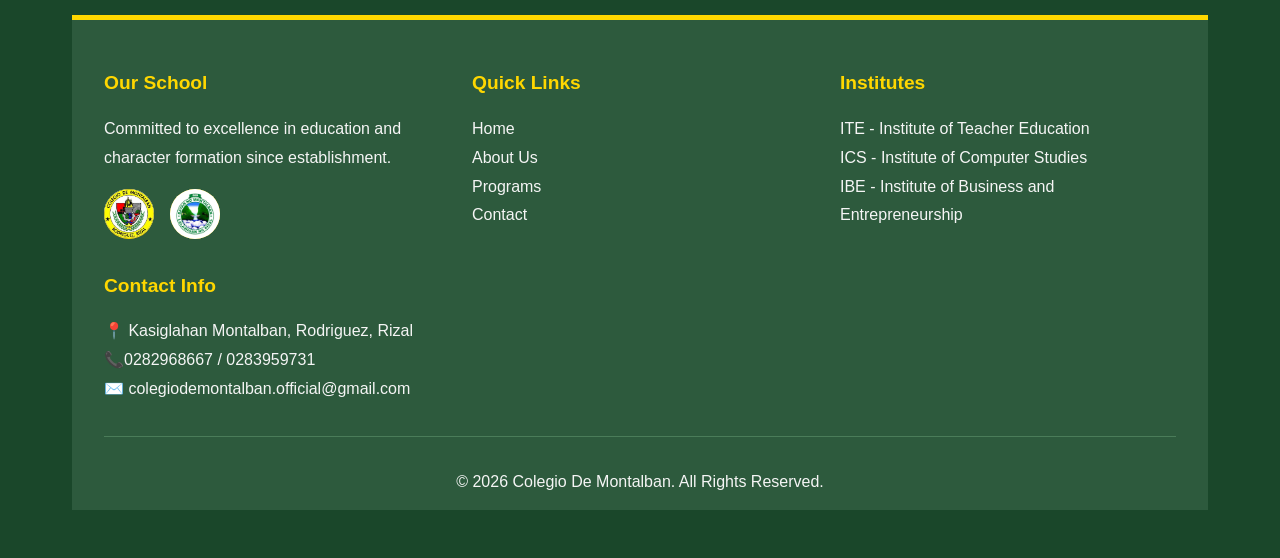
<file: contact.html>
<!DOCTYPE html>
<html lang="en">
<head>
    <meta charset="UTF-8">
    <meta name="viewport" content="width=device-width, initial-scale=1.0">
    <title>Contact Us - School Name</title>
    <link rel="stylesheet" href="style.css">
</head>
<body>
    <!-- Navigation -->
    <nav class="navbar">
        <div class="nav-container">
            <div class="logo-section">
                <div class="logo-placeholder"><img src="logos/cdm.jpeg"></div>
                <span class="school-name">Colegio De Montalban</span>
            </div>
            <ul class="nav-links">
                <li><a href="home.html">Home</a></li>
                <li><a href="about.html">About</a></li>
                <li><a href="program.html">Programs</a></li>
                <li><a href="contact.html" class="active">Contact</a></li>
            </ul>
        </div>
    </nav>

    <!-- Hero Section -->
    <section class="hero">
        <h1>Contact Us</h1>
        <p>Get in touch with us for inquiries, admissions, or any questions about our school and programs.</p>
    </section>

    <div class="container">
        <!-- Contact Information Grid -->
        <h2 class="section-title">Get In Touch</h2>
        <div class="contact-grid">
            <!-- Facebook -->
            <div class="contact-card">
                <div class="contact-icon">📘</div>
                <h3>Facebook</h3>
                <p>Follow us for updates, news, and announcements</p>
                <a href="https://www.facebook.com/share/1B8UVHVENQ/" target="_blank">https://www.facebook.com/share/1B8UVHVENQ/</a>
                <div class="social-links">
                    <a href="https://www.facebook.com/share/1B8UVHVENQ/" target="_blank" title="Facebook"><img src="logos/fb.jpeg"></a>
                </div>
            </div>
            <!-- Email -->
            <div class="contact-card">
                <div class="contact-icon">✉️</div>
                <h3>Email Address</h3>
                <p>For general inquiries and information</p>
                <a href="mailto:colegiodemontalban.official@gmail.com">colegiodemontalban.official@gmail.com</a><br>
                <a href="mailto:info@pnm.edu.ph">info@pnm.edu.ph</a><br>
                <a href="mailto:sog.registrar@pnm.edu.ph">sog.registrar@pnm.edu.ph</a>
            </div>
            <!-- Phone -->
            <div class="contact-card">
                <div class="contact-icon">📞</div>
                <h3>Phone Numbers</h3>
                <p>Call us during office hours (8:00 AM - 4:00 PM)</p>
                <p>02-8296-8667</p>
                <p>02-8395-9731</p>
            </div>
            <!-- Location -->
            <div class="contact-card">
                <div class="contact-icon">📍</div>
                <h3>School Address</h3>
                <p>Colegio De Montalban</p>
                <p>Kasiglahan Village</p>
                <p>Barangay San Jose, Rodriguez</p>
                <p>Rizal, Philippines</p>
                <p>ZIP Code: 1860</p>
            </div>
            <!-- Official Website -->
            <div class="contact-card">
                <div class="contact-icon">🌐</div>
                <h3>Official Website</h3>
                <p>Visit our official website for more information</p>
                <a href="pnm.edu.ph" target="_blank">pnm.edu.ph</a>
            </div>
            <!-- Office Hours -->
            <div class="contact-card">
                <div class="contact-icon">🕐</div>
                <h3>Office Hours</h3>
                <p>Monday - Friday: 8:00 AM - 4:00 PM</p>
                <p>Saturday: 8:00 AM - 12:00 PM</p>
                <p>Sunday: Closed</p>
                <p>Holidays: Closed (or as announced)</p>
            </div>
        </div>
        <!-- Student Portals -->
        <h2 class="section-title">Student Portal</h2>
        <div class="card-grid contact-grid">
            <div class="card">
                <h3>🎓 Student Portal</h3>
                <p>Access grades, schedules, enrollment, and student services</p>
                <a href="https://portal.pnm.edu.ph/v2/login" class="cta-button" style="margin-top: 1rem; padding: 0.5rem 1rem; font-size: 0.9rem;">Login to Student Portal</a>
        </div>
        <!-- Map Section -->
        <h2 class="section-title"> Our Location </h2>
        <div class="map-placeholder">
            <a
            href="https://maps.app.goo.gl/QjzdfD8Hgzk3LP1J9"
            <img src="logos/loc.jpg" style="width: 100%; border-radius: 15px; transition: 0.3s;">
            </a>
        </div>
        <p style="text-align: center; margin-top: 1rem; color: var(--off-white);">
            We are located in Rodriguez Rizal, easily accessible by public transportation.
        </p>
        <!-- Quick Contacts -->
        <h2 class="section-title">Department Contacts</h2>
        <div class="card-grid contact-grid">
            <div class="card">
                <h3>🏢 Registrar's Office</h3>
                <p>For enrollment, transcripts, and academic records</p>
                <p>✉️ sog.registrar@pnm.edu.ph</p>
            </div>
            <div class="card">
                <h3>🎓 Admissions Office</h3>
                <p>For new student applications and inquiries</p>
                <p>✉️ admission@pnm.edu.ph</p>
            </div>
            <div class="card">
                <h3>🛡️ Student Affairs</h3>
                <p>For student concerns, organizations, and activities</p>
                <p>✉️ cdm.instituteofeducation.ioe@gmail.com</p>
                <p>✉️ ibestudentcouncil2025@gmail.com</p>
                <p>✉️ cdmrotcu07@gmail.com</p>
                <p>✉️ hiraya.culturalartsandevents@gmail.com</p>
            </div>
        </div>
    </div>

    <!-- Footer -->
    <footer class="footer">
        <div class="footer-content">
            <div class="footer-section">
                <h4>Our School</h4>
                <p>Committed to excellence in education and character formation since establishment.</p>
                <div class="footer-logos">
                    <div class="footer-logo"><img src="logos/cdm.jpeg"></div>
                    <div class="footer-logo"><img src="logos/rodrizal.jpeg"></div>
                </div>
            </div>
            <div class="footer-section">
                <h4>Quick Links</h4>
                <p><a href="index.html">Home</a></p>
                <p><a href="about.html">About Us</a></p>
                <p><a href="programs.html">Programs</a></p>
                <p><a href="contact.html">Contact</a></p>
            </div>
            <div class="footer-section">
                <h4>Institutes</h4>
                <p><a href="about.html#ite">ITE - Institute of Teacher Education</a></p>
                <p><a href="about.html#ics">ICS - Institute of Computer Studies</a></p>
                <p><a href="about.html#ibm">IBE - Institute of Business and Entrepreneurship</a></p>
            </div>
            <div class="footer-section">
                <h4>Contact Info</h4>
                <p>📍 Kasiglahan Montalban, Rodriguez, Rizal</p>
                <p>📞0282968667 / 0283959731</p>
                <p>✉️ colegiodemontalban.official@gmail.com</p>
            </div>
        </div>
        <div class="footer-bottom">
            <p>&copy; 2026 Colegio De Montalban. All Rights Reserved.</p>
        </div>
    </footer>
</body>
</html>
</file>
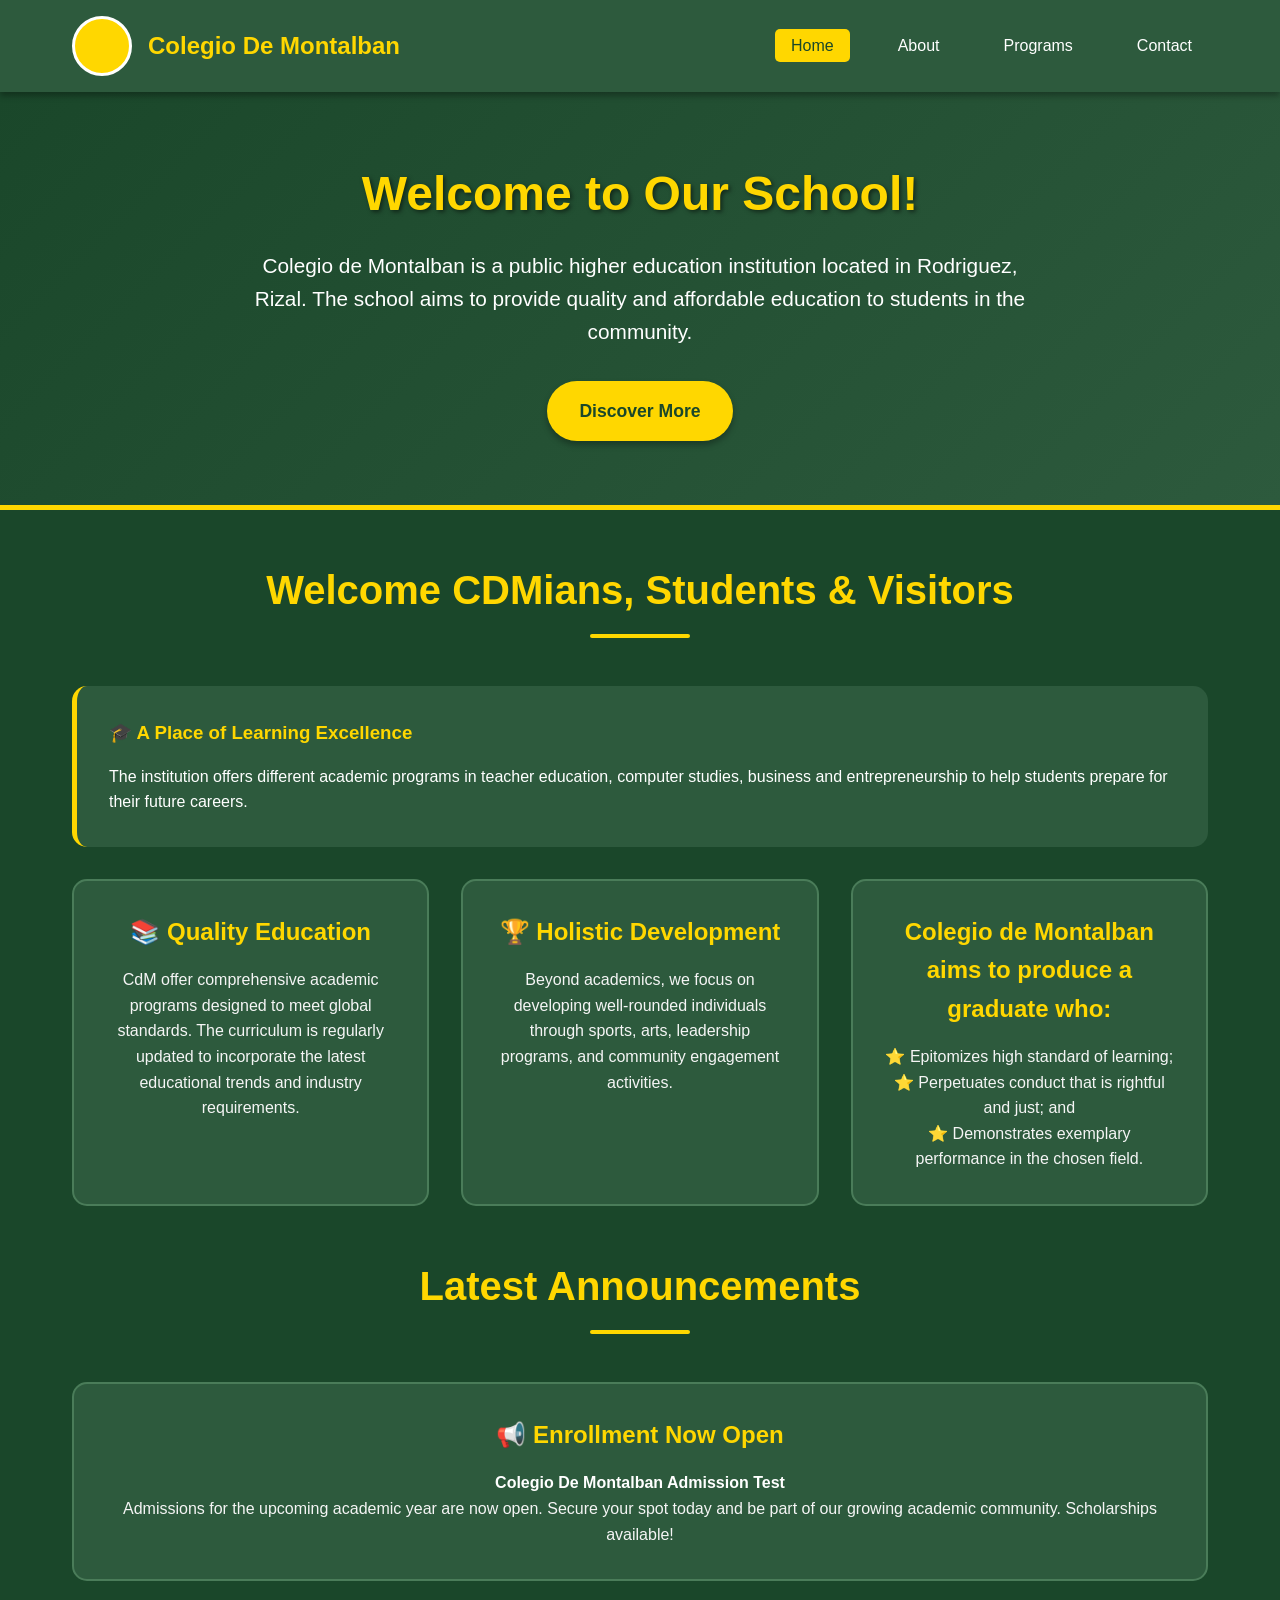
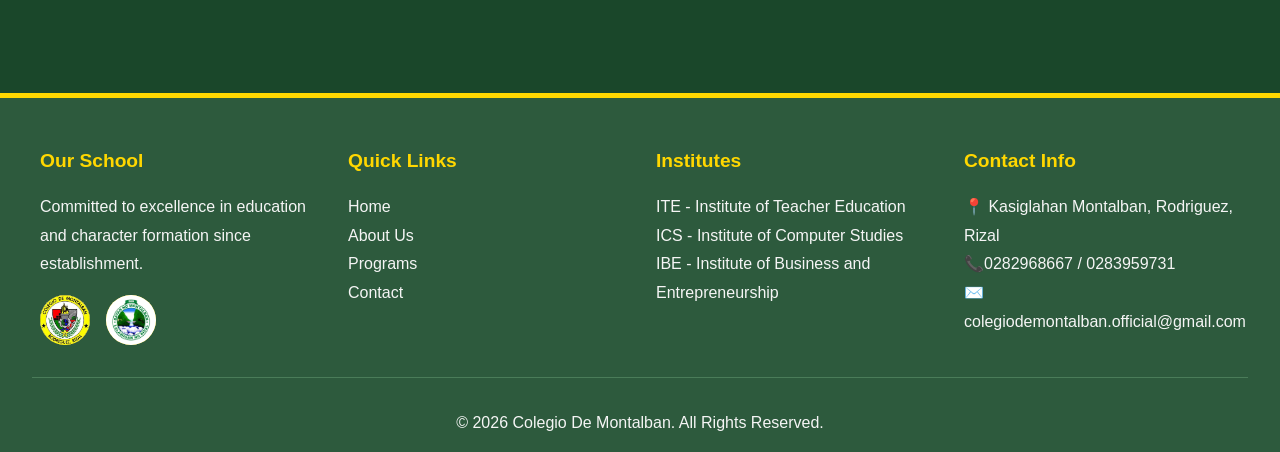
<file: home.html>
<!DOCTYPE html>
<html lang="en">
<head>
    <meta charset="UTF-8">
    <meta name="viewport" content="width=device-width, initial-scale=1.0">
    <title>Home - Colegio De Montalban</title>
    <link rel="stylesheet" href="style.css">
</head>
<body>
    <!-- Navigation -->
    <nav class="navbar">
        <div class="nav-container">
            <div class="logo-section">
                <div class="logo-placeholder"<img src="logos/cdm.jpeg"> </div>
                <span class="school-name">Colegio De Montalban</span>
            </div>
            <ul class="nav-links">
                <li><a href="home.html" class="active">Home</a></li>
                <li><a href="about.html">About</a></li>
                <li><a href="program.html">Programs</a></li>
                <li><a href="contact.html">Contact</a></li>
            </ul>
        </div>
    </nav>

    <!-- Hero Section -->
    <section class="hero">
        <h1>Welcome to Our School!</h1>
        <p>Colegio de Montalban is a public higher education institution located in Rodriguez, Rizal. The school aims to provide quality and affordable education to students in the community.</p>
        <a href="about.html" class="cta-button">Discover More</a>
    </section>

    <!-- Welcome Section -->
    <div class="container">
        <h2 class="section-title">Welcome CDMians, Students & Visitors</h2>
        
        <div class="feature-box">
            <h3>🎓 A Place of Learning Excellence</h3>
            <p>The institution offers different academic programs in teacher education, computer studies, business and entrepreneurship to help students prepare for their future careers.</p>
        </div>

        <div class="card-grid">
            <div class="card">
                <h3>📚 Quality Education</h3>
                <p>CdM offer comprehensive academic programs designed to meet global standards. The curriculum is regularly updated to incorporate the latest educational trends and industry requirements.</p>
            </div>
            <div class="card">
                <h3>🏆 Holistic Development</h3>
                <p>Beyond academics, we focus on developing well-rounded individuals through sports, arts, leadership programs, and community engagement activities.</p>
            </div>
            <div class="card">
                <h3>Colegio de Montalban aims to produce a graduate who:</h3>
                <p>⭐ Epitomizes high standard of learning;</p>
                <p>⭐ Perpetuates conduct that is rightful and just; and</p>
                <p>⭐ Demonstrates exemplary performance in the chosen field.</p>
            </div>
        </div>

        <!-- Latest News/Announcements -->
        <h2 class="section-title" style="margin-top: 3rem;">Latest Announcements</h2>
        <div class="card-grid">
            <div class="card">
                <h3>📢 Enrollment Now Open</h3>
                <h4>Colegio De Montalban Admission Test</h4>
                <p>Admissions for the upcoming academic year are now open. Secure your spot today and be part of our growing academic community. Scholarships available!</p>
            </div>
        </div>
    </div>

    <!-- Footer -->
    <footer class="footer">
        <div class="footer-content">
            <div class="footer-section">
                <h4>Our School</h4>
                <p>Committed to excellence in education and character formation since establishment.</p>
                <div class="footer-logos">
                    <div class="footer-logo"><img src="logos/cdm.jpeg"></div>
                    <div class="footer-logo"><img src="logos/rodrizal.jpeg"></div>
                </div>
            </div>
            <div class="footer-section">
                <h4>Quick Links</h4>
                <p><a href="index.html">Home</a></p>
                <p><a href="about.html">About Us</a></p>
                <p><a href="programs.html">Programs</a></p>
                <p><a href="contact.html">Contact</a></p>
            </div>
            <div class="footer-section">
                <h4>Institutes</h4>
                <p><a href="about.html#ite">ITE - Institute of Teacher Education</a></p>
                <p><a href="about.html#ics">ICS - Institute of Computer Studies</a></p>
                <p><a href="about.html#ibm">IBE - Institute of Business and Entrepreneurship</a></p>
            </div>
            <div class="footer-section">
                <h4>Contact Info</h4>
                <p>📍 Kasiglahan Montalban, Rodriguez, Rizal</p>
                <p>📞0282968667 / 0283959731</p>
                <p>✉️ colegiodemontalban.official@gmail.com</p>
            </div>
        </div>
        <div class="footer-bottom">
            <p>&copy; 2026 Colegio De Montalban. All Rights Reserved.</p>
        </div>
    </footer>
</body>
</html>
</file>
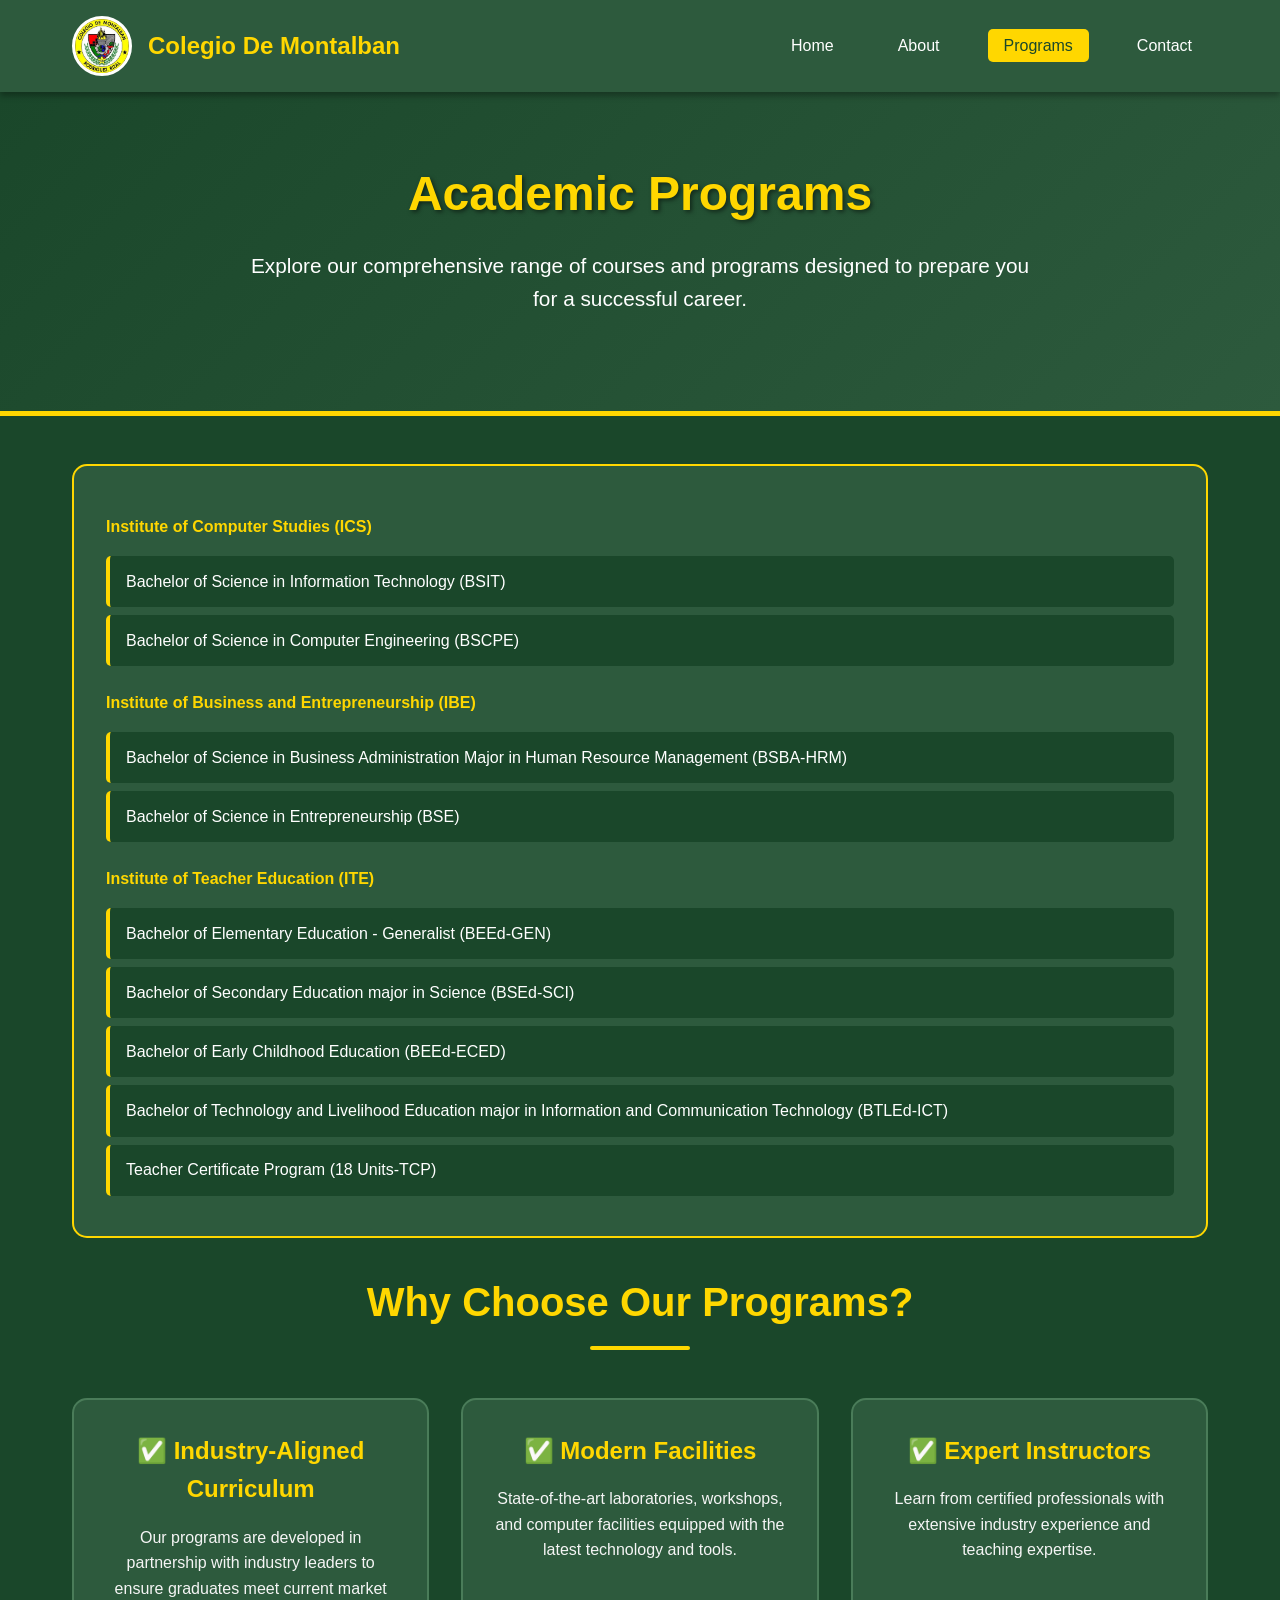
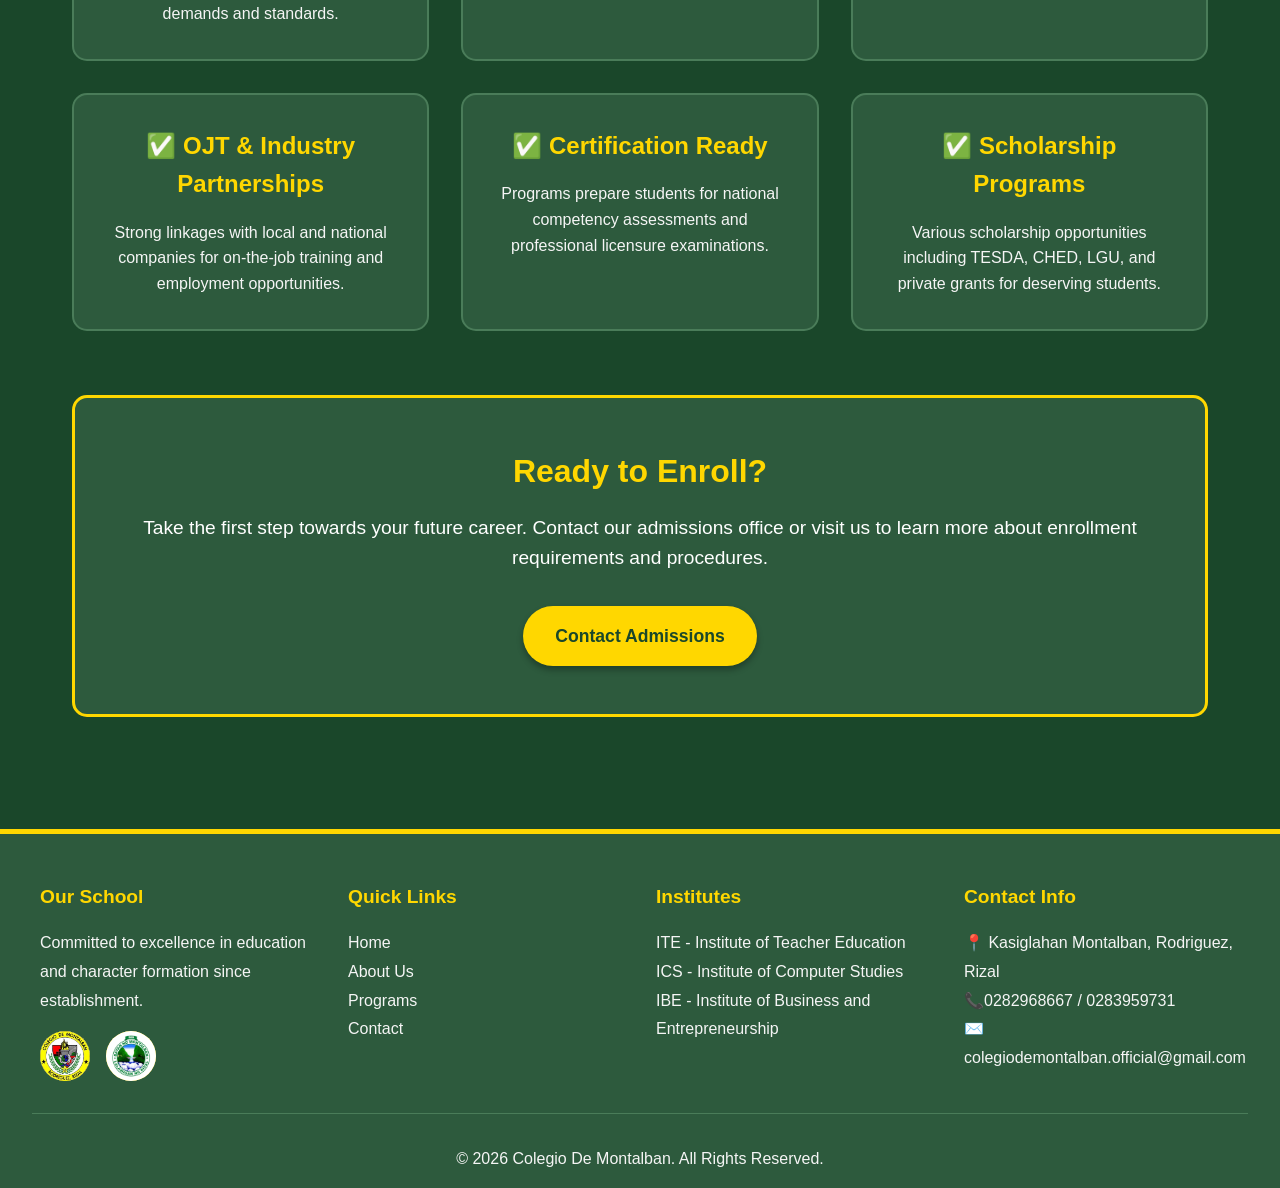
<file: program.html>
<!DOCTYPE html>
<html lang="en">
<head>
    <meta charset="UTF-8">
    <meta name="viewport" content="width=device-width, initial-scale=1.0">
    <title>Programs - School Name</title>
    <link rel="stylesheet" href="style.css">
</head>
<body>
    <!-- Navigation -->
    <nav class="navbar">
        <div class="nav-container">
            <div class="logo-section">
                <div class="logo-placeholder"><img src="logos/cdm.jpeg"></div>
                <span class="school-name">Colegio De Montalban</span>
            </div>
            <ul class="nav-links">
                <li><a href="home.html">Home</a></li>
                <li><a href="about.html">About</a></li>
                <li><a href="program.html" class="active">Programs</a></li>
                <li><a href="contact.html">Contact</a></li>
            </ul>
        </div>
    </nav>

    <!-- Hero Section -->
    <section class="hero">
        <h1>Academic Programs</h1>
        <p>Explore our comprehensive range of courses and programs designed to prepare you for a successful career.</p>
    </section>

    <div class="container">
        <!-- Bachelor's Degree Programs -->
        <div class="program-category">
            
            <h4 style="color: var(--yellow); margin: 1rem 0;">Institute of Computer Studies (ICS)</h4>
            <ul class="program-list">
                <li>Bachelor of Science in Information Technology (BSIT)</li>
                <li>Bachelor of Science in Computer Engineering (BSCPE)</li>
            </ul>

            <h4 style="color: var(--yellow); margin: 1.5rem 0 1rem;">Institute of Business and Entrepreneurship (IBE)</h4>
            <ul class="program-list">
                <li>Bachelor of Science in Business Administration Major in Human Resource Management (BSBA-HRM)</li>
                <li>Bachelor of Science in Entrepreneurship (BSE)</li>
            </ul>

            <h4 style="color: var(--yellow); margin: 1.5rem 0 1rem;">Institute of Teacher Education (ITE)</h4>
            <ul class="program-list">
                <li>Bachelor of Elementary Education - Generalist  (BEEd-GEN)</li>
                <li>Bachelor of Secondary Education major in Science (BSEd-SCI)</li>
                <li>Bachelor of Early Childhood Education (BEEd-ECED)</li>
                <li>Bachelor of Technology and Livelihood Education major in Information and Communication Technology (BTLEd-ICT)</li>
                <li>Teacher Certificate Program (18 Units-TCP)</li>
            </ul>
        </div>

        <!-- Program Features -->
        <h2 class="section-title">Why Choose Our Programs?</h2>
        <div class="card-grid">
            <div class="card">
                <h3>✅ Industry-Aligned Curriculum</h3>
                <p>Our programs are developed in partnership with industry leaders to ensure graduates meet current market demands and standards.</p>
            </div>
            <div class="card">
                <h3>✅ Modern Facilities</h3>
                <p>State-of-the-art laboratories, workshops, and computer facilities equipped with the latest technology and tools.</p>
            </div>
            <div class="card">
                <h3>✅ Expert Instructors</h3>
                <p>Learn from certified professionals with extensive industry experience and teaching expertise.</p>
            </div>
            <div class="card">
                <h3>✅ OJT & Industry Partnerships</h3>
                <p>Strong linkages with local and national companies for on-the-job training and employment opportunities.</p>
            </div>
            <div class="card">
                <h3>✅ Certification Ready</h3>
                <p>Programs prepare students for national competency assessments and professional licensure examinations.</p>
            </div>
            <div class="card">
                <h3>✅ Scholarship Programs</h3>
                <p>Various scholarship opportunities including TESDA, CHED, LGU, and private grants for deserving students.</p>
            </div>
        </div>

        <!-- Enrollment CTA -->
        <div style="text-align: center; margin-top: 4rem; padding: 3rem; background-color: var(--green); border-radius: 15px; border: 3px solid var(--yellow);">
            <h3 style="color: var(--yellow); font-size: 2rem; margin-bottom: 1rem;">Ready to Enroll?</h3>
            <p style="font-size: 1.2rem; margin-bottom: 2rem;">Take the first step towards your future career. Contact our admissions office or visit us to learn more about enrollment requirements and procedures.</p>
            <a href="contact.html" class="cta-button">Contact Admissions</a>
        </div>
    </div>

    <!-- Footer -->
    <footer class="footer">
        <div class="footer-content">
            <div class="footer-section">
                <h4>Our School</h4>
                <p>Committed to excellence in education and character formation since establishment.</p>
                <div class="footer-logos">
                    <div class="footer-logo"><img src="logos/cdm.jpeg"></div>
                    <div class="footer-logo"><img src="logos/rodrizal.jpeg"></div>
                </div>
            </div>
            <div class="footer-section">
                <h4>Quick Links</h4>
                <p><a href="index.html">Home</a></p>
                <p><a href="about.html">About Us</a></p>
                <p><a href="programs.html">Programs</a></p>
                <p><a href="contact.html">Contact</a></p>
            </div>
            <div class="footer-section">
                <h4>Institutes</h4>
                <p><a href="about.html#ite">ITE - Institute of Teacher Education</a></p>
                <p><a href="about.html#ics">ICS - Institute of Computer Studies</a></p>
                <p><a href="about.html#ibm">IBE - Institute of Business and Entrepreneurship</a></p>
            </div>
            <div class="footer-section">
                <h4>Contact Info</h4>
                <p>📍 Kasiglahan Montalban, Rodriguez, Rizal</p>
                <p>📞0282968667 / 0283959731</p>
                <p>✉️ colegiodemontalban.official@gmail.com</p>
            </div>
        </div>
        <div class="footer-bottom">
            <p>&copy; 2026 Colegio De Montalban. All Rights Reserved.</p>
        </div>
    </footer>
</body>
</html>
</file>
<file: style.css>
:root {
    --dark-green: #1a472a;
    --green: #2d5a3d;
    --light-green: #4a7c59;
    --yellow: #ffd700;
    --yellow-gold: #daa520;
    --white: #ffffff;
    --off-white: #f5f5f5;
    --black: #1a1a1a;
}

* {
    margin: 0;
    padding: 0;
    box-sizing: border-box;
}

body {
    font-family: 'Segoe UI', Tahoma, Geneva, Verdana, sans-serif;
    background-color: var(--dark-green);
    color: var(--white);
    line-height: 1.6;
}

/* Navigation */
.navbar {
    background-color: var(--green);
    padding: 1rem 0;
    position: sticky;
    top: 0;
    z-index: 1000;
    box-shadow: 0 4px 6px rgba(0,0,0,0.3);
}

.nav-container {
    max-width: 1200px;
    margin: 0 auto;
    padding: 0 2rem;
    display: flex;
    justify-content: space-between;
    align-items: center;
}

.logo-section {
    display: flex;
    align-items: center;
    gap: 1rem;
}

.logo-placeholder {
    width: 60px;
    height: 60px;
    background-color: var(--yellow);
    border-radius: 50%;
    display: flex;
    align-items: center;
    justify-content: center;
    color: var(--dark-green);
    font-weight: bold;
    font-size: 0.7rem;
    text-align: center;
    border: 3px solid var(--white);
}

.school-name {
    font-size: 1.5rem;
    font-weight: bold;
    color: var(--yellow);
}

.nav-links {
    display: flex;
    list-style: none;
    gap: 2rem;
}

.nav-links a {
    color: var(--white);
    text-decoration: none;
    font-weight: 500;
    padding: 0.5rem 1rem;
    border-radius: 5px;
    transition: all 0.3s ease;
}

.nav-links a:hover,
.nav-links a.active {
    background-color: var(--yellow);
    color: var(--dark-green);
}

/* Hero Section */
.hero {
    background: linear-gradient(135deg, var(--dark-green) 0%, var(--green) 100%);
    padding: 4rem 2rem;
    text-align: center;
    border-bottom: 5px solid var(--yellow);
}

.hero h1 {
    font-size: 3rem;
    margin-bottom: 1rem;
    color: var(--yellow);
    text-shadow: 2px 2px 4px rgba(0,0,0,0.5);
}

.hero p {
    font-size: 1.3rem;
    max-width: 800px;
    margin: 0 auto 2rem;
}

.cta-button {
    display: inline-block;
    background-color: var(--yellow);
    color: var(--dark-green);
    padding: 1rem 2rem;
    text-decoration: none;
    border-radius: 50px;
    font-weight: bold;
    font-size: 1.1rem;
    transition: all 0.3s ease;
    box-shadow: 0 4px 6px rgba(0,0,0,0.3);
}

.cta-button:hover {
    background-color: var(--yellow-gold);
    transform: translateY(-3px);
    box-shadow: 0 6px 12px rgba(0,0,0,0.4);
}

/* Content Sections */
.container {
    max-width: 1200px;
    margin: 0 auto;
    padding: 3rem 2rem;
    width: 100%;
    box-sizing: border-box;
}

.section-title {
    font-size: 2.5rem;
    color: var(--yellow);
    text-align: center;
    margin-bottom: 3rem;
    position: relative;
    padding-bottom: 1rem;
}

.section-title::after {
    content: '';
    position: absolute;
    bottom: 0;
    left: 50%;
    transform: translateX(-50%);
    width: 100px;
    height: 4px;
    background-color: var(--yellow);
    border-radius: 2px;
}

/* Cards */
.card-grid {
    display: grid;
    grid-template-columns: repeat(auto-fit, minmax(300px, 1fr));
    gap: 2rem;
    margin-top: 20px;
    justify-content: center;
}

.card {
    background-color: var(--green);
    border-radius: 15px;
    padding: 2rem;
    border: 2px solid var(--light-green);
    transition: all 0.3s ease;
    display: flex;
    flex-direction: column;
    align-items: center; 
    text-align: center;
}

.card:hover {
    transform: translateY(-5px);
    border-color: var(--yellow);
    box-shadow: 0 10px 20px rgba(0,0,0,0.3);
}

.card h3 {
    color: var(--yellow);
    font-size: 1.5rem;
    margin-bottom: 1rem;
}

.card p {
    color: var(--off-white);
}

/* About Page Specifics */
.about-section {
    background-color: var(--green);
    padding: 2rem;
    border-radius: 15px;
    margin-bottom: 2rem;
    border-left: 5px solid var(--yellow);
}

.about-section h3 {
    color: var(--yellow);
    font-size: 1.8rem;
    margin-bottom: 1rem;
}

.institute-grid {
    display: grid;
    grid-template-columns: repeat(auto-fit, minmax(250px, 1fr));
    gap: 1.5rem;
    margin-top: 2rem;
}

.institute-card {
    background-color: var(--dark-green);
    padding: 2rem;
    border-radius: 10px;
    text-align: center;
    border: 3px solid var(--yellow);
}

.institute-logo {
    width: 80px;
    height: 80px;
    background-color: var(--yellow);
    border-radius: 50%;
    margin: 0 auto 1rem;
    display: flex;
    align-items: center;
    justify-content: center;
    color: var(--dark-green);
    font-weight: bold;
    font-size: 1.5rem;
}

.institute-card h4 {
    color: var(--yellow);
    font-size: 1.3rem;
    margin-bottom: 0.5rem;
}

/* Personnel Section */
.personnel-grid {
    display: grid;
    grid-template-columns: repeat(auto-fit, minmax(200px, 1fr));
    gap: 1.5rem;
    margin-top: 2rem;
}

.personnel-card {
    background-color: var(--green);
    padding: 1.5rem;
    border-radius: 10px;
    text-align: center;
    border: 2px solid var(--light-green);
}

.personnel-photo {
    width: 100px;
    height: 100px;
    background-color: var(--light-green);
    border-radius: 50%;
    margin: 0 auto 1rem;
    display: flex;
    align-items: center;
    justify-content: center;
    color: var(--white);
    font-size: 2rem;
    border: 3px solid var(--yellow);
}

.personnel-card h4 {
    color: var(--yellow);
    margin-bottom: 0.3rem;
}

.personnel-card p {
    color: var(--off-white);
    font-size: 0.9rem;
}

/* Programs Page */
.program-category {
    background-color: var(--green);
    border-radius: 15px;
    padding: 2rem;
    margin-bottom: 2rem;
    border: 2px solid var(--yellow);
}

.program-category h3 {
    color: var(--yellow);
    font-size: 1.8rem;
    margin-bottom: 1.5rem;
    display: flex;
    align-items: center;
    gap: 0.5rem;
}

.program-list {
    list-style: none;
}

.program-list li {
    padding: 0.8rem 1rem;
    background-color: var(--dark-green);
    margin-bottom: 0.5rem;
    border-radius: 5px;
    border-left: 4px solid var(--yellow);
    transition: all 0.3s ease;
}

.program-list li:hover {
    background-color: var(--light-green);
    padding-left: 1.5rem;
}

/* Contact Page */
.contact-grid {
    display: grid;
    grid-template-columns: repeat(auto-fit, minmax(300px, 1fr));
    gap: 2rem;
}

.contact-card {
    background-color: var(--green);
    padding: 2rem;
    border-radius: 15px;
    border: 2px solid var(--yellow);
    text-align: center;
}

.contact-icon {
    width: 60px;
    height: 60px;
    background-color: var(--yellow);
    border-radius: 50%;
    margin: 0 auto 1rem;
    display: flex;
    align-items: center;
    justify-content: center;
    color: var(--dark-green);
    font-size: 1.5rem;
}

.contact-card h3 {
    color: var(--yellow);
    margin-bottom: 1rem;
}

.contact-card p,
.contact-card a {
    color: var(--white);
    text-decoration: none;
    line-height: 1.8;
}

.contact-card a:hover {
    color: var(--yellow);
    text-decoration: underline;
}

.social-links {
    display: flex;
    justify-content: center;
    gap: 1rem;
    margin-top: 1rem;
}

.social-links a {
    width: 40px;
    height: 40px;
    background-color: var(--yellow);
    border-radius: 50%;
    display: flex;
    align-items: center;
    justify-content: center;
    color: var(--dark-green);
    text-decoration: none;
    font-weight: bold;
    transition: all 0.3s ease;
}

.social-links a:hover {
    background-color: var(--white);
    transform: scale(1.1);
}

/* Map Placeholder */
.map-placeholder {
    width: 100%;
    height: 400px;
    background-color: var(--light-green);
    border-radius: 15px;
    display: flex;
    align-items: center;
    justify-content: center;
    margin-top: 20px;
    margin-bottom: 20px;
    border: 3px dashed var(--yellow);
}

.map-placeholder p {
    color: var(--yellow);
    font-size: 1.2rem;
}

/* Footer */
.footer {
    background-color: var(--green);
    padding: 3rem 2rem 1rem;
    margin-top: 4rem;
    border-top: 5px solid var(--yellow);
}

.footer-content {
    max-width: 1200px;
    margin: 0 auto;
    display: grid;
    grid-template-columns: repeat(auto-fit, minmax(250px, 1fr));
    gap: 2rem;
}

.footer-section h4 {
    color: var(--yellow);
    margin-bottom: 1rem;
    font-size: 1.2rem;
}

.footer-section p,
.footer-section a {
    color: var(--off-white);
    text-decoration: none;
    line-height: 1.8;
}

.footer-section a:hover {
    color: var(--yellow);
}

.footer-logos {
    display: flex;
    gap: 1rem;
    margin-top: 1rem;
}

.footer-logo {
    width: 50px;
    height: 50px;
    background-color: var(--yellow);
    border-radius: 50%;
    display: flex;
    align-items: center;
    justify-content: center;
    color: var(--dark-green);
    font-size: 0.6rem;
    text-align: center;
    font-weight: bold;
}

.footer-bottom {
    text-align: center;
    margin-top: 2rem;
    padding-top: 2rem;
    border-top: 1px solid var(--light-green);
    color: var(--off-white);
}

/* Responsive */
@media (max-width: 768px) {
    .nav-container {
        flex-direction: column;
        gap: 1rem;
    }
    
    .nav-links {
        flex-wrap: wrap;
        justify-content: center;
        gap: 1rem;
    }
    
    .hero h1 {
        font-size: 2rem;
    }
    
    .section-title {
        font-size: 1.8rem;
    }
}

/* Stats Counter */
.stats-grid {
    display: grid;
    grid-template-columns: repeat(auto-fit, minmax(200px, 1fr));
    gap: 2rem;
    margin: 3rem 0;
}

.stat-item {
    background-color: var(--green);
    padding: 2rem;
    border-radius: 10px;
    text-align: center;
    border: 2px solid var(--yellow);
}

.stat-number {
    font-size: 3rem;
    font-weight: bold;
    color: var(--yellow);
    display: block;
}

.stat-label {
    color: var(--off-white);
    font-size: 1rem;
}

/* Welcome Features */
.feature-box {
    background-color: var(--green);
    padding: 2rem;
    border-radius: 15px;
    margin-bottom: 2rem;
    border-left: 5px solid var(--yellow);
}

.feature-box h3 {
    color: var(--yellow);
    margin-bottom: 1rem;
}
img {
    max-width: 100%;
    border-radius: 50%;
    object-fit: cover;
}
.contact-grid {
    display: flex !important;
    flex-wrap: wrap;
    justify-content: center;
    align-items: stretch; 
    gap: 1.5rem;           
    margin: 20px auto;
    max-width: 1100px;      
    grid-template-columns: none !important; 
}
.contact-grid .card {
    flex: 1 1 300px; 
    max-width: 330px;      
    min-height: 250px;
    display: flex;
    flex-direction: column;
    align-items: center;
    text-align: center;
    padding: 1.5rem;
    box-sizing: border-box;
}
.section-title {
    width: 100%;
    text-align: center;
    clear: both;
}
.contact-grid .map-placeholder {
    max-width: 600px;
    margin: 0 auto;
}
</file>
